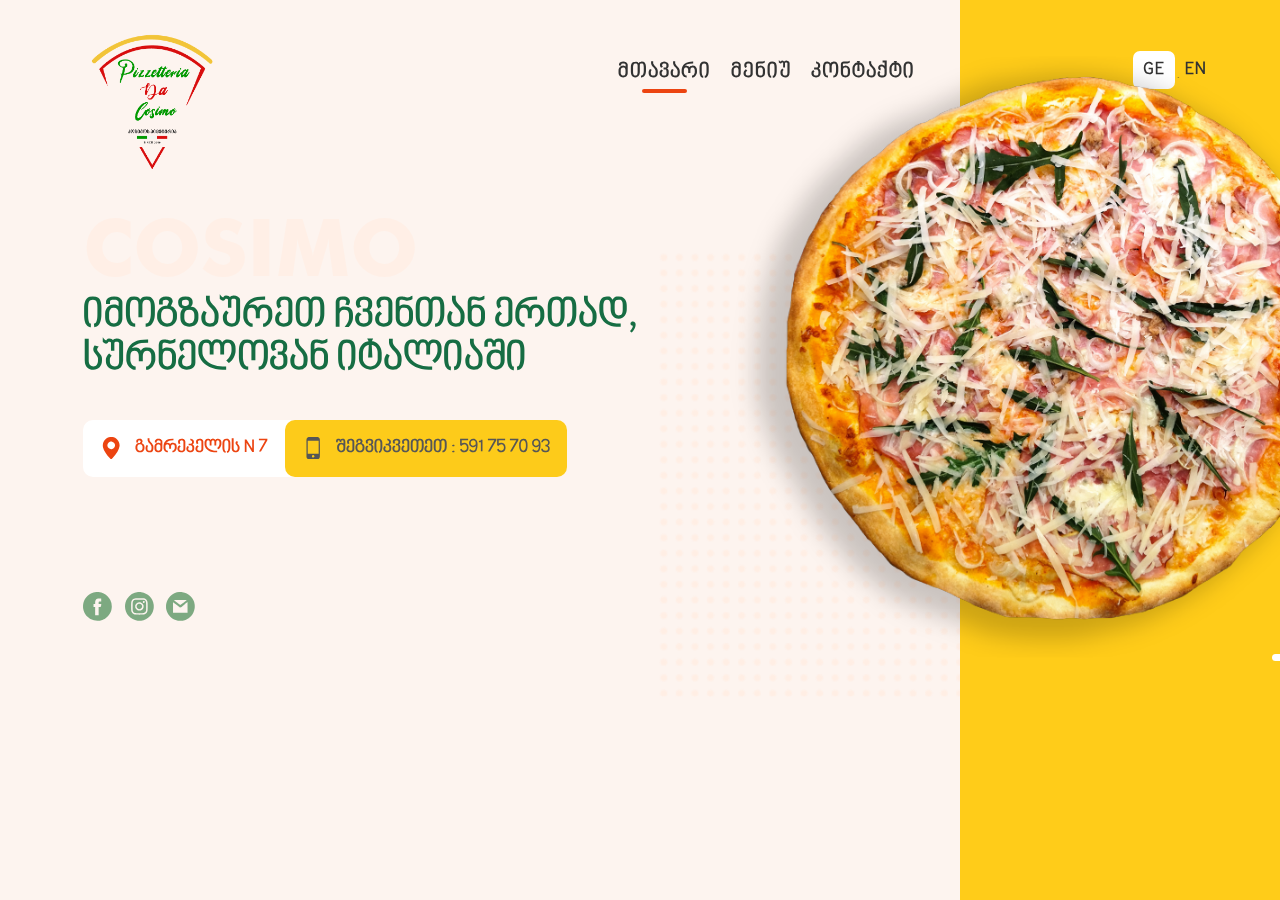
<file: index.html>
<!DOCTYPE html>
<html lang="en">
<head>
  <meta charset="UTF-8">
  <meta http-equiv="X-UA-Compatible" content="IE=edge">
  <meta name="viewport" content="width=device-width, initial-scale=1.0">
  <title>cosimo's pizza</title>
  <link rel="icon" href="favicon.ico" type="image/x-icon">
  <link rel="stylesheet" href="css/swiper-bundle.min.css">
  <link rel="stylesheet" href="css/fonts.css">
  <link rel="stylesheet" href="css/style.css">
  <link rel="stylesheet" href="css/responsive.css">
</head>
<body>
    <!-- DECORATIONS (YELLOW RECTANGLE AND PATTERN RECTANGLE) -->
  <div class="pattern-decor">
    <img src="images/pattern-recangle.png" alt="pattern">
  </div>
  <div class="right-decoration-div"></div>
  <div class="main-container">
    <div class="container-center">
      <!-- HEADER -->
      <header class="flex-justify">
        <!-- logo -->
          <h1><a href="index.html"><img src="images/logo.png" alt="logo_Pizzeteria_Da_Cosimo"></a></h1>
          <nav class="flex-justify">
            <!-- responsive ul starts here-->
            <div class="buttons">
              <!-- menu icon -->
              <svg class="menu_buttons" version="1.1" id="open_menu" xmlns="http://www.w3.org/2000/svg" xmlns:xlink="http://www.w3.org/1999/xlink" x="0px" y="0px" viewBox="0 0 150 150" style="enable-background:new 0 0 150 150;" xml:space="preserve">
                <g id="XMLID_240_">
                  <path class="path-hover1" id="XMLID_241_"  d="M15,30h120c8.284,0,15-6.716,15-15s-6.716-15-15-15H15C6.716,0,0,6.716,0,15S6.716,30,15,30z"/>
                  <path class="path-hover2" id="XMLID_242_" d="M135,60H15C6.716,60,0,66.716,0,75s6.716,15,15,15h120c8.284,0,15-6.716,15-15S143.284,60,135,60z"/>
                  <path class="path-hover3" id="XMLID_243_"  d="M135,120H15c-8.284,0-15,6.716-15,15s6.716,15,15,15h120c8.284,0,15-6.716,15-15S143.284,120,135,120z"/>
                </g>
              </svg>
            </div>
            <!-- responsive ul ends here-->
            <!-- MENU BAR -->
            <ul class="main-ul flex-justify">
              <li class="active"><a href="index.html">მთავარი</a></li>
              <li><a href="menu.html">მენიუ</a></li>
              <li><a href="contact.html">კონტაქტი</a></li>
            </ul>
            <!-- LANGUAGE BAR -->
            <ul class="language-ul flex-justify ">
              <li><a href="#" class="language-links actv">ge</a></li>
              <li><a href="#" class="language-links">en</a></li>
            </ul>
          </nav>
      </header>
      <!-- MAIN SECTION -->
      <main class="flex-justify">
          <div class="texts">
            <p class="cosimo">cosimo</p>
            <h2 class="slogan">იმოგზაურეთ ჩვენთან ერთად, სურნელოვან იტალიაში</h2>
            <div class="contact-div">
              <div class="location order-and-location">
                <a href="contact.html" class="location-link"></a>
                <svg xmlns="http://www.w3.org/2000/svg" version="1.0" viewBox="0 0 512.000000 512.000000" preserveAspectRatio="xMidYMid meet">
                  <g transform="translate(0.000000,512.000000) scale(0.100000,-0.100000)" stroke="none">
                  <path d="M2325 5105 c-425 -55 -817 -247 -1121 -549 -307 -306 -497 -700 -549 -1136 -27 -229 -14 -433 44 -675 171 -708 728 -1588 1573 -2485 218 -231 250 -260 289 -260 38 0 97 55 329 305 931 1004 1479 1936 1575 2678 73 565 -134 1156 -550 1573 -286 286 -637 467 -1050 539 -127 23 -404 28 -540 10z m450 -1053 c325 -89 554 -320 641 -648 27 -103 26 -312 -3 -419 -59 -217 -191 -403 -369 -518 -570 -369 -1317 6 -1361 682 -16 248 77 490 257 671 132 131 282 211 465 246 94 18 278 11 370 -14z"/>
                  </g>
                </svg>
                <span>გამრეკელის N 7</span>
              </div>
              <div class="order order-and-location">
                <svg xmlns="http://www.w3.org/2000/svg" version="1.0" viewBox="0 0 512.000000 512.000000" preserveAspectRatio="xMidYMid meet">
                  <g transform="translate(0.000000,512.000000) scale(0.100000,-0.100000)" stroke="none">
                  <path d="M1521 5105 c-178 -39 -349 -172 -428 -335 -79 -160 -74 -2 -71 -2245 l3 -2000 27 -81 c67 -195 217 -345 412 -412 l81 -27 987 -3 c1108 -3 1065 -5 1217 70 120 59 220 160 278 278 78 159 73 5 73 2210 0 2205 5 2051 -73 2210 -80 165 -250 296 -433 335 -100 21 -1975 21 -2073 0z m2289 -2325 l0 -1480 -1250 0 -1250 0 0 1480 0 1480 1250 0 1250 0 0 -1480z m-1130 -1811 c103 -46 161 -133 168 -250 4 -66 1 -84 -20 -130 -98 -214 -396 -234 -513 -35 -92 158 -19 363 150 424 52 18 165 14 215 -9z"/>
                  </g>
                </svg>
                <span>შეგვიკვეთეთ : 591 75 70 93</span>
              </div>
            </div>
            <!-- social network icons -->
            <ul class="social-icons flex-justify">
              <li><a href="#fb"><svg xmlns="http://www.w3.org/2000/svg" version="1.0"viewBox="0 0 512.000000 512.000000" preserveAspectRatio="xMidYMid meet">
                <g transform="translate(0.000000,512.000000) scale(0.100000,-0.100000)" stroke="none">
                <path d="M2370 5113 c-371 -35 -653 -114 -961 -269 -406 -203 -782 -548 -1029 -944 -179 -286 -309 -655 -362 -1025 -17 -118 -17 -512 0 -630 42 -295 120 -553 242 -800 137 -280 272 -468 494 -691 221 -220 412 -357 681 -489 188 -92 309 -137 500 -185 500 -126 1002 -102 1490 71 149 53 407 182 540 271 365 243 667 578 866 963 181 348 271 694 286 1090 15 426 -73 832 -263 1214 -124 250 -263 447 -458 648 -216 224 -428 378 -711 518 -296 146 -572 225 -900 255 -102 9 -333 11 -415 3z m868 -1410 l2 -251 -182 -4 c-277 -5 -278 -6 -278 -283 l0 -175 235 0 c129 0 235 -1 235 -3 0 -2 -11 -110 -25 -241 -14 -131 -25 -247 -25 -257 0 -18 -10 -19 -210 -19 l-210 0 0 -740 0 -740 -310 0 -310 0 0 740 0 740 -145 0 -145 0 0 260 0 260 144 0 144 0 5 233 c5 263 15 319 82 445 82 157 233 256 427 281 34 5 176 8 313 7 l250 -1 3 -252z"/>
                </g>
              </svg></a></li>
              <li><a href="#insta"><svg xmlns="http://www.w3.org/2000/svg" version="1.0"viewBox="0 0 512.000000 512.000000" preserveAspectRatio="xMidYMid meet">
                <g transform="translate(0.000000,512.000000) scale(0.100000,-0.100000)" stroke="none">
                <path d="M2315 5109 c-800 -83 -1501 -518 -1927 -1196 -604 -960 -491 -2229 272 -3065 423 -463 951 -740 1585 -830 118 -17 511 -16 635 0 579 80 1097 337 1491 739 130 132 157 163 243 277 256 341 423 757 488 1211 17 118 17 512 0 630 -43 303 -122 561 -247 814 -134 268 -270 459 -483 674 -395 400 -889 649 -1457 733 -123 18 -478 26 -600 13z m848 -1089 c288 -19 456 -82 610 -228 156 -149 228 -332 247 -629 13 -195 13 -1006 0 -1204 -19 -300 -93 -485 -253 -636 -149 -141 -321 -205 -604 -223 -192 -12 -1014 -12 -1206 0 -288 19 -456 82 -610 228 -156 149 -228 332 -247 629 -13 194 -12 1028 0 1212 20 293 92 475 247 623 148 140 325 210 582 227 169 12 1061 12 1234 1z"/>
                <path d="M2195 3759 c-300 -6 -349 -9 -416 -27 -213 -58 -334 -178 -391 -391 -18 -67 -21 -117 -27 -429 -3 -193 -3 -511 0 -705 6 -311 9 -361 27 -428 57 -213 178 -334 391 -391 67 -18 117 -21 429 -27 193 -3 511 -3 705 0 313 6 361 9 430 28 207 55 333 180 389 388 18 70 21 116 27 431 3 193 3 511 0 705 -6 312 -9 361 -27 428 -57 213 -179 335 -391 391 -78 20 -98 21 -661 31 -80 1 -298 -1 -485 -4z m1212 -250 c38 -14 83 -57 99 -96 49 -113 -38 -243 -161 -243 -94 0 -175 80 -175 174 0 121 124 208 237 165z m-604 -236 c121 -42 188 -85 283 -178 92 -91 149 -181 191 -300 26 -74 28 -91 28 -235 0 -144 -2 -161 -28 -235 -40 -115 -100 -209 -186 -296 -87 -86 -181 -146 -296 -186 -74 -26 -91 -28 -235 -28 -144 0 -161 2 -235 28 -119 42 -209 99 -300 191 -93 95 -135 162 -179 283 -30 85 -31 94 -31 243 1 141 3 162 28 235 52 155 163 301 297 390 146 97 251 126 440 122 120 -3 144 -7 223 -34z"/>
                <path d="M2442 3034 c-263 -70 -423 -334 -357 -588 48 -183 178 -313 362 -361 344 -90 678 244 588 588 -70 267 -337 430 -593 361z"/>
                </g>
              </svg></a></li>
              <li><a href="#mail"><svg xmlns="http://www.w3.org/2000/svg" version="1.0" viewBox="0 0 512.000000 512.000000" preserveAspectRatio="xMidYMid meet">
                <g transform="translate(0.000000,512.000000) scale(0.100000,-0.100000)" stroke="none">
                <path d="M2321 5110 c-497 -48 -990 -251 -1376 -565 -114 -92 -294 -274 -384 -387 -229 -287 -417 -675 -495 -1023 -49 -218 -60 -325 -60 -575 0 -250 11 -357 60 -575 79 -355 272 -749 509 -1040 92 -114 274 -294 387 -384 287 -229 675 -417 1023 -495 218 -49 325 -60 575 -60 250 0 357 11 575 60 261 58 603 204 828 353 389 259 688 599 893 1016 125 255 196 484 241 775 24 161 24 539 0 700 -45 291 -116 520 -241 775 -134 272 -283 480 -498 692 -211 209 -404 346 -673 478 -252 124 -486 197 -765 240 -126 19 -468 27 -599 15z m1387 -1415 c-46 -46 -1146 -904 -1155 -900 -10 3 -1149 871 -1177 896 -6 5 514 9 1164 9 645 0 1171 -2 1168 -5z m122 -1315 l0 -960 -1290 0 -1290 0 0 945 0 946 298 -226 c963 -730 913 -694 974 -706 51 -10 60 -9 100 11 23 12 304 230 623 485 319 255 581 464 583 464 1 1 2 -431 2 -959z"/>
                </g>
              </svg></a></li>
            </ul>
          </div>
          <div class="slider">
              <!-- Swiper -->
              <div class="swiper mySwiper">
                <div class="swiper-wrapper">
                  <div class="swiper-slide"><img src="images/slider1.png" alt=""></div>
                  <div class="swiper-slide"><img src="images/slider2.png" alt=""></div>
                  <div class="swiper-slide"><img src="images/slider3.png" alt=""></div>
                </div>
                <div class="swiper-pagination"></div>
              </div>
          </div>
      </main>
    </div>
  </div>
  <!-- mobile navigation starts here -->
  <div class="mobile-navigation" id="mobile-navigation">
    <div id="scroll-decoration" class="right-decoration-div scroll-decoration"></div>

    <!-- close icon -->
      <svg class="menu_buttons" id="close_menu" xmlns="http://www.w3.org/2000/svg" version="1.0"  viewBox="0 0 512.000000 512.000000" preserveAspectRatio="xMidYMid meet">

      <g transform="translate(0.000000,512.000000) scale(0.100000,-0.100000)" stroke="none">
      <path d="M2325 5109 c-1079 -100 -1982 -871 -2244 -1916 -347 -1379 478 -2768 1849 -3113 1054 -265 2155 156 2757 1055 576 860 576 1989 0 2850 -180 269 -433 522 -702 702 -483 324 -1081 476 -1660 422z m-573 -1455 c18 -9 207 -190 421 -402 l387 -386 388 386 c213 212 403 394 422 404 22 11 57 18 95 19 121 0 210 -89 210 -210 -1 -38 -8 -73 -19 -95 -10 -19 -192 -209 -404 -422 l-386 -388 386 -387 c212 -214 394 -404 404 -423 11 -22 18 -57 19 -95 0 -121 -89 -210 -210 -210 -38 1 -73 8 -95 19 -19 10 -209 192 -422 404 l-388 387 -387 -387 c-214 -212 -404 -394 -423 -404 -22 -11 -57 -18 -95 -19 -121 0 -210 89 -210 210 1 38 8 73 19 95 10 19 192 209 404 423 l386 387 -386 388 c-212 213 -394 403 -404 422 -11 22 -18 57 -19 95 0 97 58 175 153 206 37 12 114 4 154 -17z"/>
      </g>
      </svg>
      <nav id="nav_mobile" class="nav_mobile">
        <ul id="main-ul-mobile" class="main-ul-mobile flex-justify">
          <li class="mobile-active"><a href="index.html">მთავარი</a></li>
          <li><a href="menu.html">მენიუ</a></li>
          <li><a href="contact.html">კონტაქტი</a></li>
        </ul>
        <ul id="mobile-icon" class="social-icons mobile-icons margin flex-justify">
          <li><a href="#fb"><svg xmlns="http://www.w3.org/2000/svg" version="1.0"viewBox="0 0 512.000000 512.000000" preserveAspectRatio="xMidYMid meet">
            <g transform="translate(0.000000,512.000000) scale(0.100000,-0.100000)" stroke="none">
            <path d="M2370 5113 c-371 -35 -653 -114 -961 -269 -406 -203 -782 -548 -1029 -944 -179 -286 -309 -655 -362 -1025 -17 -118 -17 -512 0 -630 42 -295 120 -553 242 -800 137 -280 272 -468 494 -691 221 -220 412 -357 681 -489 188 -92 309 -137 500 -185 500 -126 1002 -102 1490 71 149 53 407 182 540 271 365 243 667 578 866 963 181 348 271 694 286 1090 15 426 -73 832 -263 1214 -124 250 -263 447 -458 648 -216 224 -428 378 -711 518 -296 146 -572 225 -900 255 -102 9 -333 11 -415 3z m868 -1410 l2 -251 -182 -4 c-277 -5 -278 -6 -278 -283 l0 -175 235 0 c129 0 235 -1 235 -3 0 -2 -11 -110 -25 -241 -14 -131 -25 -247 -25 -257 0 -18 -10 -19 -210 -19 l-210 0 0 -740 0 -740 -310 0 -310 0 0 740 0 740 -145 0 -145 0 0 260 0 260 144 0 144 0 5 233 c5 263 15 319 82 445 82 157 233 256 427 281 34 5 176 8 313 7 l250 -1 3 -252z"/>
            </g>
          </svg></a></li>
          <li><a href="#insta"><svg xmlns="http://www.w3.org/2000/svg" version="1.0"viewBox="0 0 512.000000 512.000000" preserveAspectRatio="xMidYMid meet">
            <g transform="translate(0.000000,512.000000) scale(0.100000,-0.100000)" stroke="none">
            <path d="M2315 5109 c-800 -83 -1501 -518 -1927 -1196 -604 -960 -491 -2229 272 -3065 423 -463 951 -740 1585 -830 118 -17 511 -16 635 0 579 80 1097 337 1491 739 130 132 157 163 243 277 256 341 423 757 488 1211 17 118 17 512 0 630 -43 303 -122 561 -247 814 -134 268 -270 459 -483 674 -395 400 -889 649 -1457 733 -123 18 -478 26 -600 13z m848 -1089 c288 -19 456 -82 610 -228 156 -149 228 -332 247 -629 13 -195 13 -1006 0 -1204 -19 -300 -93 -485 -253 -636 -149 -141 -321 -205 -604 -223 -192 -12 -1014 -12 -1206 0 -288 19 -456 82 -610 228 -156 149 -228 332 -247 629 -13 194 -12 1028 0 1212 20 293 92 475 247 623 148 140 325 210 582 227 169 12 1061 12 1234 1z"/>
            <path d="M2195 3759 c-300 -6 -349 -9 -416 -27 -213 -58 -334 -178 -391 -391 -18 -67 -21 -117 -27 -429 -3 -193 -3 -511 0 -705 6 -311 9 -361 27 -428 57 -213 178 -334 391 -391 67 -18 117 -21 429 -27 193 -3 511 -3 705 0 313 6 361 9 430 28 207 55 333 180 389 388 18 70 21 116 27 431 3 193 3 511 0 705 -6 312 -9 361 -27 428 -57 213 -179 335 -391 391 -78 20 -98 21 -661 31 -80 1 -298 -1 -485 -4z m1212 -250 c38 -14 83 -57 99 -96 49 -113 -38 -243 -161 -243 -94 0 -175 80 -175 174 0 121 124 208 237 165z m-604 -236 c121 -42 188 -85 283 -178 92 -91 149 -181 191 -300 26 -74 28 -91 28 -235 0 -144 -2 -161 -28 -235 -40 -115 -100 -209 -186 -296 -87 -86 -181 -146 -296 -186 -74 -26 -91 -28 -235 -28 -144 0 -161 2 -235 28 -119 42 -209 99 -300 191 -93 95 -135 162 -179 283 -30 85 -31 94 -31 243 1 141 3 162 28 235 52 155 163 301 297 390 146 97 251 126 440 122 120 -3 144 -7 223 -34z"/>
            <path d="M2442 3034 c-263 -70 -423 -334 -357 -588 48 -183 178 -313 362 -361 344 -90 678 244 588 588 -70 267 -337 430 -593 361z"/>
            </g>
          </svg></a></li>
          <li><a href="#mail"><svg xmlns="http://www.w3.org/2000/svg" version="1.0" viewBox="0 0 512.000000 512.000000" preserveAspectRatio="xMidYMid meet">
            <g transform="translate(0.000000,512.000000) scale(0.100000,-0.100000)" stroke="none">
            <path d="M2321 5110 c-497 -48 -990 -251 -1376 -565 -114 -92 -294 -274 -384 -387 -229 -287 -417 -675 -495 -1023 -49 -218 -60 -325 -60 -575 0 -250 11 -357 60 -575 79 -355 272 -749 509 -1040 92 -114 274 -294 387 -384 287 -229 675 -417 1023 -495 218 -49 325 -60 575 -60 250 0 357 11 575 60 261 58 603 204 828 353 389 259 688 599 893 1016 125 255 196 484 241 775 24 161 24 539 0 700 -45 291 -116 520 -241 775 -134 272 -283 480 -498 692 -211 209 -404 346 -673 478 -252 124 -486 197 -765 240 -126 19 -468 27 -599 15z m1387 -1415 c-46 -46 -1146 -904 -1155 -900 -10 3 -1149 871 -1177 896 -6 5 514 9 1164 9 645 0 1171 -2 1168 -5z m122 -1315 l0 -960 -1290 0 -1290 0 0 945 0 946 298 -226 c963 -730 913 -694 974 -706 51 -10 60 -9 100 11 23 12 304 230 623 485 319 255 581 464 583 464 1 1 2 -431 2 -959z"/>
            </g>
          </svg></a></li>
        </ul>
      </nav>
  </div>
  <!-- mobile navigation ends here -->


  <script src="js/swiper-bundle.min.js"></script>
  <script src="js/script.js"></script>
</body>
</html>
</file>
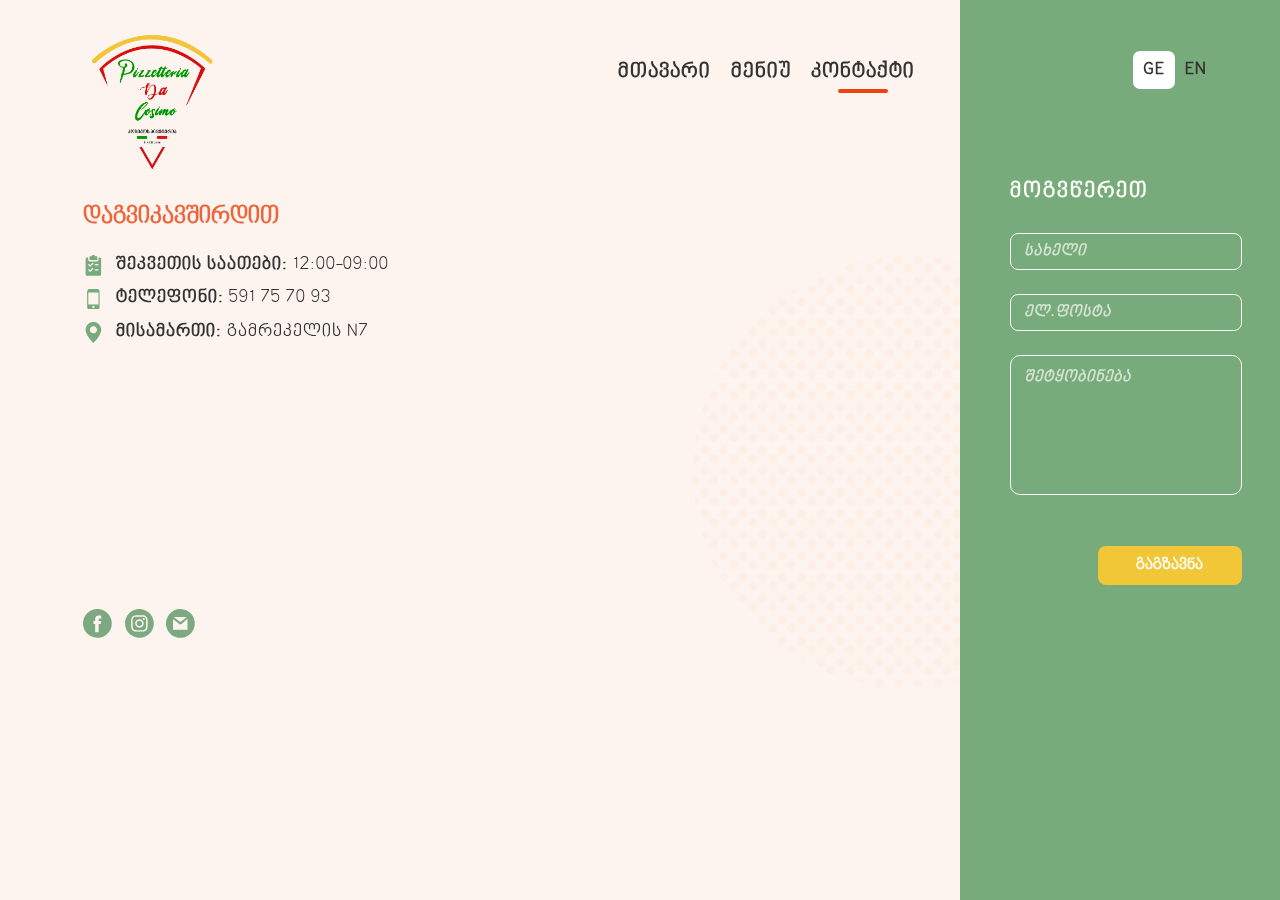
<file: contact.html>
<!DOCTYPE html>
<html lang="en">
<head>
  <meta charset="UTF-8">
  <meta http-equiv="X-UA-Compatible" content="IE=edge">
  <meta name="viewport" content="width=device-width, initial-scale=1.0">
  <title>cosimo's pizza</title>
  <link rel="icon" href="favicon.ico" type="image/x-icon">
  <link rel="stylesheet" href="css/fonts.css">
  <link rel="stylesheet" href="css/contact.css">
  <link rel="stylesheet" href="css/responsive.css">
</head>
<body>
  <!-- DECORATIONS (YELLOW RECTANGLE AND PATTERN RECTANGLE) -->
  <div class="pattern-decor">
    <img src="images/pattern-circle.png" alt="pattern">
  </div>
  <div class="right-decoration-div"></div>
  <div class="main-container">
    <!-- HEADER -->
    <div class="header-container">
      <header class="flex-justify">
        <!-- logo -->
          <h1><a href="index.html"><img src="images/logo.png" alt="logo_Pizzeteria_Da_Cosimo"></a></h1>
          <nav class="flex-justify">
            <!-- responsive ul starts here-->
            <div class="buttons">
              <!-- menu icon -->
              <svg class="menu_buttons" version="1.1" id="open_menu" xmlns="http://www.w3.org/2000/svg" xmlns:xlink="http://www.w3.org/1999/xlink" x="0px" y="0px" viewBox="0 0 150 150" style="enable-background:new 0 0 150 150;" xml:space="preserve">
                <g id="XMLID_240_">
                  <path class="path-hover1" id="XMLID_241_"  d="M15,30h120c8.284,0,15-6.716,15-15s-6.716-15-15-15H15C6.716,0,0,6.716,0,15S6.716,30,15,30z"/>
                  <path class="path-hover2" id="XMLID_242_" d="M135,60H15C6.716,60,0,66.716,0,75s6.716,15,15,15h120c8.284,0,15-6.716,15-15S143.284,60,135,60z"/>
                  <path class="path-hover3" id="XMLID_243_"  d="M135,120H15c-8.284,0-15,6.716-15,15s6.716,15,15,15h120c8.284,0,15-6.716,15-15S143.284,120,135,120z"/>
                </g>
              </svg>
            </div>
            <!-- responsive ul ends here-->
          <!-- MENU BAR -->
          <ul class="main-ul flex-justify">
            <li><a href="index.html">მთავარი</a></li>
            <li><a href="menu.html">მენიუ</a></li>
            <li  class="active"><a href="contact.html">კონტაქტი</a></li>
          </ul>
          <!-- LANGUAGE BAR -->
          <ul class="language-ul flex-justify ">
            <li><a href="#" class="language-links actv">ge</a></li>
            <li><a href="#" class="language-links">en</a></li>
          </ul>
          </nav>
      </header>
    </div>
    <!-- MAIN SECTION -->
    <main>
      <div class="flex-justify contact-map-form">
        <div class="contact-and-map">
          <!-- contact information -->
          <div class="innercont">
            <h3 class="title">დაგვიკავშირდით</h3>
            <div class="contact-info">
              <svg xmlns="http://www.w3.org/2000/svg" version="1.0" viewBox="0 0 512.000000 512.000000" preserveAspectRatio="xMidYMid meet">
                <g transform="translate(0.000000,512.000000) scale(0.100000,-0.100000)" stroke="none">
                <path d="M2446 5104 c-127 -31 -250 -128 -311 -246 l-30 -57 -202 -3 c-221 -3 -227 -5 -277 -72 -20 -27 -21 -39 -21 -406 0 -367 1 -379 21 -406 11 -15 33 -37 48 -48 27 -21 34 -21 886 -21 852 0 859 0 886 21 15 11 37 33 48 48 20 27 21 39 21 406 0 367 -1 379 -21 406 -50 67 -56 69 -277 72 l-202 3 -30 57 c-101 196 -325 298 -539 246z"/>
                <path d="M863 4461 c-72 -24 -127 -65 -163 -119 -64 -97 -60 45 -60 -2099 0 -1448 3 -1966 12 -2001 27 -110 120 -203 230 -230 67 -17 3289 -17 3356 0 110 27 203 120 230 230 17 67 17 3929 0 3996 -27 110 -120 203 -230 230 -27 7 -123 12 -222 12 l-176 0 0 -257 c0 -362 -19 -432 -145 -558 -72 -72 -141 -111 -232 -130 -101 -22 -1705 -22 -1806 0 -91 19 -160 58 -232 130 -126 126 -145 196 -145 558 l0 257 -182 0 c-150 -1 -193 -4 -235 -19z m1604 -1277 c71 -34 109 -122 84 -196 -8 -24 -113 -135 -364 -385 -381 -380 -374 -375 -465 -358 -31 5 -67 36 -234 203 -212 212 -219 224 -203 309 9 49 69 109 118 118 78 15 101 2 234 -128 l124 -121 277 277 c152 152 288 281 302 286 38 15 88 13 127 -5z m1299 -330 c53 -39 69 -71 69 -134 0 -63 -16 -95 -69 -134 -26 -20 -42 -21 -384 -24 -234 -2 -370 1 -394 8 -101 29 -140 168 -71 251 50 58 53 59 455 56 353 -2 368 -3 394 -23z m-1299 -950 c71 -34 109 -122 84 -196 -8 -24 -113 -135 -364 -385 -381 -380 -374 -375 -465 -358 -31 5 -67 36 -234 203 -212 212 -219 224 -203 309 9 49 69 109 118 118 78 15 101 2 234 -128 l124 -121 277 277 c152 152 288 281 302 286 38 15 88 13 127 -5z m1299 -330 c53 -39 69 -71 69 -134 0 -63 -16 -95 -69 -134 -26 -20 -42 -21 -384 -24 -234 -2 -370 1 -394 8 -101 29 -140 168 -71 251 50 58 53 59 455 56 353 -2 368 -3 394 -23z"/>
                </g>
              </svg>
              <span><span class="bold-text">შეკვეთის საათები: </span>12:00-09:00</span>
            </div>
            <div>
              <svg xmlns="http://www.w3.org/2000/svg" version="1.0" viewBox="0 0 512.000000 512.000000" preserveAspectRatio="xMidYMid meet">
                <g transform="translate(0.000000,512.000000) scale(0.100000,-0.100000)" stroke="none">
                <path d="M1521 5105 c-178 -39 -349 -172 -428 -335 -79 -160 -74 -2 -71 -2245 l3 -2000 27 -81 c67 -195 217 -345 412 -412 l81 -27 987 -3 c1108 -3 1065 -5 1217 70 120 59 220 160 278 278 78 159 73 5 73 2210 0 2205 5 2051 -73 2210 -80 165 -250 296 -433 335 -100 21 -1975 21 -2073 0z m2289 -2325 l0 -1480 -1250 0 -1250 0 0 1480 0 1480 1250 0 1250 0 0 -1480z m-1130 -1811 c103 -46 161 -133 168 -250 4 -66 1 -84 -20 -130 -98 -214 -396 -234 -513 -35 -92 158 -19 363 150 424 52 18 165 14 215 -9z"/>
                </g>
              </svg>
              <span><span class="bold-text">ტელეფონი: </span>591 75 70 93</span>
            </div>
            <div>
              <svg xmlns="http://www.w3.org/2000/svg" version="1.0" viewBox="0 0 512.000000 512.000000" preserveAspectRatio="xMidYMid meet">
                <g transform="translate(0.000000,512.000000) scale(0.100000,-0.100000)" stroke="none">
                <path d="M2325 5105 c-425 -55 -817 -247 -1121 -549 -307 -306 -497 -700 -549 -1136 -27 -229 -14 -433 44 -675 171 -708 728 -1588 1573 -2485 218 -231 250 -260 289 -260 38 0 97 55 329 305 931 1004 1479 1936 1575 2678 73 565 -134 1156 -550 1573 -286 286 -637 467 -1050 539 -127 23 -404 28 -540 10z m450 -1053 c325 -89 554 -320 641 -648 27 -103 26 -312 -3 -419 -59 -217 -191 -403 -369 -518 -570 -369 -1317 6 -1361 682 -16 248 77 490 257 671 132 131 282 211 465 246 94 18 278 11 370 -14z"/>
                </g>
              </svg>
              <span><span class="bold-text">მისამართი: </span>გამრეკელის N7</span>
            </div>
          </div>
          <!-- map container -->
          <div class="gmap_canvas">
            <iframe id="gmap_canvas" src="https://maps.google.com/maps?q=%E1%83%93%E1%83%90%E1%83%95%E1%83%98%E1%83%97%20%E1%83%92%E1%83%90%E1%83%9B%E1%83%A0%E1%83%94%E1%83%99%E1%83%94%E1%83%9A%E1%83%98%E1%83%A1%20%E1%83%A5%E1%83%A3%E1%83%A9%E1%83%90%207&t=&z=13&ie=UTF8&iwloc=&output=embed" frameborder="0" scrolling="no" marginheight="0" marginwidth="0"></iframe><a href="https://www.embedgooglemap.net">embedgooglemap.net</a>
          </div>
        </div>
        <!-- form -->
        <div class="form_container">
          <h3 class="text_us">მოგვწერეთ</h3>
          <form class="form" action="contact.php" method="get">
            <input type="text" name="name" placeholder="სახელი" required oninvalid="this.setCustomValidity('გთხოვთ შეიყვანოთ სახელი')" onchange="try{setCustomValidity('')}catch(e){};" x-moz-errormessage="გთხოვთ შეიყვანოთ სახელი">
            <input type="email" name="email" placeholder="ელ.ფოსტა">
            <textarea required oninvalid="this.setCustomValidity('გთხოვთ დაგვიწეროთ შეტყობინება')" onchange="try{setCustomValidity('')}catch(e){};" x-moz-errormessage="გთხოვთ დაგვიწეროთ შეტყობინება" name="text"cols="30" rows="8" placeholder="შეტყობინება"></textarea>
            <input class="submit" type="submit" name="submit" value="გაგზავნა">
          </form>
        </div>
      </div>
      <!-- social network icons -->
      <ul class="social-icons flex-justify">
        <li>
          <a href="#fb" target="_blank"><svg xmlns="http://www.w3.org/2000/svg" version="1.0"viewBox="0 0 512.000000 512.000000" preserveAspectRatio="xMidYMid meet">
          <g transform="translate(0.000000,512.000000) scale(0.100000,-0.100000)" stroke="none">
          <path d="M2370 5113 c-371 -35 -653 -114 -961 -269 -406 -203 -782 -548 -1029 -944 -179 -286 -309 -655 -362 -1025 -17 -118 -17 -512 0 -630 42 -295 120 -553 242 -800 137 -280 272 -468 494 -691 221 -220 412 -357 681 -489 188 -92 309 -137 500 -185 500 -126 1002 -102 1490 71 149 53 407 182 540 271 365 243 667 578 866 963 181 348 271 694 286 1090 15 426 -73 832 -263 1214 -124 250 -263 447 -458 648 -216 224 -428 378 -711 518 -296 146 -572 225 -900 255 -102 9 -333 11 -415 3z m868 -1410 l2 -251 -182 -4 c-277 -5 -278 -6 -278 -283 l0 -175 235 0 c129 0 235 -1 235 -3 0 -2 -11 -110 -25 -241 -14 -131 -25 -247 -25 -257 0 -18 -10 -19 -210 -19 l-210 0 0 -740 0 -740 -310 0 -310 0 0 740 0 740 -145 0 -145 0 0 260 0 260 144 0 144 0 5 233 c5 263 15 319 82 445 82 157 233 256 427 281 34 5 176 8 313 7 l250 -1 3 -252z"/>
          </g>
          </svg></a>
        </li>
        <li>
          <a href="#insta" target="_blank"><svg xmlns="http://www.w3.org/2000/svg" version="1.0"viewBox="0 0 512.000000 512.000000" preserveAspectRatio="xMidYMid meet">
          <g transform="translate(0.000000,512.000000) scale(0.100000,-0.100000)" stroke="none">
          <path d="M2315 5109 c-800 -83 -1501 -518 -1927 -1196 -604 -960 -491 -2229 272 -3065 423 -463 951 -740 1585 -830 118 -17 511 -16 635 0 579 80 1097 337 1491 739 130 132 157 163 243 277 256 341 423 757 488 1211 17 118 17 512 0 630 -43 303 -122 561 -247 814 -134 268 -270 459 -483 674 -395 400 -889 649 -1457 733 -123 18 -478 26 -600 13z m848 -1089 c288 -19 456 -82 610 -228 156 -149 228 -332 247 -629 13 -195 13 -1006 0 -1204 -19 -300 -93 -485 -253 -636 -149 -141 -321 -205 -604 -223 -192 -12 -1014 -12 -1206 0 -288 19 -456 82 -610 228 -156 149 -228 332 -247 629 -13 194 -12 1028 0 1212 20 293 92 475 247 623 148 140 325 210 582 227 169 12 1061 12 1234 1z"/>
          <path d="M2195 3759 c-300 -6 -349 -9 -416 -27 -213 -58 -334 -178 -391 -391 -18 -67 -21 -117 -27 -429 -3 -193 -3 -511 0 -705 6 -311 9 -361 27 -428 57 -213 178 -334 391 -391 67 -18 117 -21 429 -27 193 -3 511 -3 705 0 313 6 361 9 430 28 207 55 333 180 389 388 18 70 21 116 27 431 3 193 3 511 0 705 -6 312 -9 361 -27 428 -57 213 -179 335 -391 391 -78 20 -98 21 -661 31 -80 1 -298 -1 -485 -4z m1212 -250 c38 -14 83 -57 99 -96 49 -113 -38 -243 -161 -243 -94 0 -175 80 -175 174 0 121 124 208 237 165z m-604 -236 c121 -42 188 -85 283 -178 92 -91 149 -181 191 -300 26 -74 28 -91 28 -235 0 -144 -2 -161 -28 -235 -40 -115 -100 -209 -186 -296 -87 -86 -181 -146 -296 -186 -74 -26 -91 -28 -235 -28 -144 0 -161 2 -235 28 -119 42 -209 99 -300 191 -93 95 -135 162 -179 283 -30 85 -31 94 -31 243 1 141 3 162 28 235 52 155 163 301 297 390 146 97 251 126 440 122 120 -3 144 -7 223 -34z"/>
          <path d="M2442 3034 c-263 -70 -423 -334 -357 -588 48 -183 178 -313 362 -361 344 -90 678 244 588 588 -70 267 -337 430 -593 361z"/>
          </g>
          </svg></a>
        </li>
        <li>
          <a href="#mail" target="_blank"><svg xmlns="http://www.w3.org/2000/svg" version="1.0" viewBox="0 0 512.000000 512.000000" preserveAspectRatio="xMidYMid meet">
          <g transform="translate(0.000000,512.000000) scale(0.100000,-0.100000)" stroke="none">
          <path d="M2321 5110 c-497 -48 -990 -251 -1376 -565 -114 -92 -294 -274 -384 -387 -229 -287 -417 -675 -495 -1023 -49 -218 -60 -325 -60 -575 0 -250 11 -357 60 -575 79 -355 272 -749 509 -1040 92 -114 274 -294 387 -384 287 -229 675 -417 1023 -495 218 -49 325 -60 575 -60 250 0 357 11 575 60 261 58 603 204 828 353 389 259 688 599 893 1016 125 255 196 484 241 775 24 161 24 539 0 700 -45 291 -116 520 -241 775 -134 272 -283 480 -498 692 -211 209 -404 346 -673 478 -252 124 -486 197 -765 240 -126 19 -468 27 -599 15z m1387 -1415 c-46 -46 -1146 -904 -1155 -900 -10 3 -1149 871 -1177 896 -6 5 514 9 1164 9 645 0 1171 -2 1168 -5z m122 -1315 l0 -960 -1290 0 -1290 0 0 945 0 946 298 -226 c963 -730 913 -694 974 -706 51 -10 60 -9 100 11 23 12 304 230 623 485 319 255 581 464 583 464 1 1 2 -431 2 -959z"/>
          </g>
          </svg></a>
        </li>
      </ul>
    </main>
  </div>
  <!-- mobile navigation starts here -->
  <div class="mobile-navigation" id="mobile-navigation">
    <div id="scroll-decoration" class="right-decoration-div scroll-decoration"></div>

    <!-- close icon -->
      <svg class="menu_buttons" id="close_menu" xmlns="http://www.w3.org/2000/svg" version="1.0"  viewBox="0 0 512.000000 512.000000" preserveAspectRatio="xMidYMid meet">

      <g transform="translate(0.000000,512.000000) scale(0.100000,-0.100000)" stroke="none">
      <path d="M2325 5109 c-1079 -100 -1982 -871 -2244 -1916 -347 -1379 478 -2768 1849 -3113 1054 -265 2155 156 2757 1055 576 860 576 1989 0 2850 -180 269 -433 522 -702 702 -483 324 -1081 476 -1660 422z m-573 -1455 c18 -9 207 -190 421 -402 l387 -386 388 386 c213 212 403 394 422 404 22 11 57 18 95 19 121 0 210 -89 210 -210 -1 -38 -8 -73 -19 -95 -10 -19 -192 -209 -404 -422 l-386 -388 386 -387 c212 -214 394 -404 404 -423 11 -22 18 -57 19 -95 0 -121 -89 -210 -210 -210 -38 1 -73 8 -95 19 -19 10 -209 192 -422 404 l-388 387 -387 -387 c-214 -212 -404 -394 -423 -404 -22 -11 -57 -18 -95 -19 -121 0 -210 89 -210 210 1 38 8 73 19 95 10 19 192 209 404 423 l386 387 -386 388 c-212 213 -394 403 -404 422 -11 22 -18 57 -19 95 0 97 58 175 153 206 37 12 114 4 154 -17z"/>
      </g>
      </svg>
      <nav id="nav_mobile" class="nav_mobile">
        <ul id="main-ul-mobile" class="main-ul-mobile flex-justify">
          <li><a href="index.html">მთავარი</a></li>
          <li><a href="menu.html">მენიუ</a></li>
          <li class="mobile-active"><a href="contact.html" >კონტაქტი</a></li>
        </ul>
        <ul id="mobile-icon" class="social-icons mobile-icons margin flex-justify">
          <li><a href="#fb"><svg xmlns="http://www.w3.org/2000/svg" version="1.0"viewBox="0 0 512.000000 512.000000" preserveAspectRatio="xMidYMid meet">
            <g transform="translate(0.000000,512.000000) scale(0.100000,-0.100000)" stroke="none">
            <path d="M2370 5113 c-371 -35 -653 -114 -961 -269 -406 -203 -782 -548 -1029 -944 -179 -286 -309 -655 -362 -1025 -17 -118 -17 -512 0 -630 42 -295 120 -553 242 -800 137 -280 272 -468 494 -691 221 -220 412 -357 681 -489 188 -92 309 -137 500 -185 500 -126 1002 -102 1490 71 149 53 407 182 540 271 365 243 667 578 866 963 181 348 271 694 286 1090 15 426 -73 832 -263 1214 -124 250 -263 447 -458 648 -216 224 -428 378 -711 518 -296 146 -572 225 -900 255 -102 9 -333 11 -415 3z m868 -1410 l2 -251 -182 -4 c-277 -5 -278 -6 -278 -283 l0 -175 235 0 c129 0 235 -1 235 -3 0 -2 -11 -110 -25 -241 -14 -131 -25 -247 -25 -257 0 -18 -10 -19 -210 -19 l-210 0 0 -740 0 -740 -310 0 -310 0 0 740 0 740 -145 0 -145 0 0 260 0 260 144 0 144 0 5 233 c5 263 15 319 82 445 82 157 233 256 427 281 34 5 176 8 313 7 l250 -1 3 -252z"/>
            </g>
          </svg></a></li>
          <li><a href="#insta"><svg xmlns="http://www.w3.org/2000/svg" version="1.0"viewBox="0 0 512.000000 512.000000" preserveAspectRatio="xMidYMid meet">
            <g transform="translate(0.000000,512.000000) scale(0.100000,-0.100000)" stroke="none">
            <path d="M2315 5109 c-800 -83 -1501 -518 -1927 -1196 -604 -960 -491 -2229 272 -3065 423 -463 951 -740 1585 -830 118 -17 511 -16 635 0 579 80 1097 337 1491 739 130 132 157 163 243 277 256 341 423 757 488 1211 17 118 17 512 0 630 -43 303 -122 561 -247 814 -134 268 -270 459 -483 674 -395 400 -889 649 -1457 733 -123 18 -478 26 -600 13z m848 -1089 c288 -19 456 -82 610 -228 156 -149 228 -332 247 -629 13 -195 13 -1006 0 -1204 -19 -300 -93 -485 -253 -636 -149 -141 -321 -205 -604 -223 -192 -12 -1014 -12 -1206 0 -288 19 -456 82 -610 228 -156 149 -228 332 -247 629 -13 194 -12 1028 0 1212 20 293 92 475 247 623 148 140 325 210 582 227 169 12 1061 12 1234 1z"/>
            <path d="M2195 3759 c-300 -6 -349 -9 -416 -27 -213 -58 -334 -178 -391 -391 -18 -67 -21 -117 -27 -429 -3 -193 -3 -511 0 -705 6 -311 9 -361 27 -428 57 -213 178 -334 391 -391 67 -18 117 -21 429 -27 193 -3 511 -3 705 0 313 6 361 9 430 28 207 55 333 180 389 388 18 70 21 116 27 431 3 193 3 511 0 705 -6 312 -9 361 -27 428 -57 213 -179 335 -391 391 -78 20 -98 21 -661 31 -80 1 -298 -1 -485 -4z m1212 -250 c38 -14 83 -57 99 -96 49 -113 -38 -243 -161 -243 -94 0 -175 80 -175 174 0 121 124 208 237 165z m-604 -236 c121 -42 188 -85 283 -178 92 -91 149 -181 191 -300 26 -74 28 -91 28 -235 0 -144 -2 -161 -28 -235 -40 -115 -100 -209 -186 -296 -87 -86 -181 -146 -296 -186 -74 -26 -91 -28 -235 -28 -144 0 -161 2 -235 28 -119 42 -209 99 -300 191 -93 95 -135 162 -179 283 -30 85 -31 94 -31 243 1 141 3 162 28 235 52 155 163 301 297 390 146 97 251 126 440 122 120 -3 144 -7 223 -34z"/>
            <path d="M2442 3034 c-263 -70 -423 -334 -357 -588 48 -183 178 -313 362 -361 344 -90 678 244 588 588 -70 267 -337 430 -593 361z"/>
            </g>
          </svg></a></li>
          <li><a href="#mail"><svg xmlns="http://www.w3.org/2000/svg" version="1.0" viewBox="0 0 512.000000 512.000000" preserveAspectRatio="xMidYMid meet">
            <g transform="translate(0.000000,512.000000) scale(0.100000,-0.100000)" stroke="none">
            <path d="M2321 5110 c-497 -48 -990 -251 -1376 -565 -114 -92 -294 -274 -384 -387 -229 -287 -417 -675 -495 -1023 -49 -218 -60 -325 -60 -575 0 -250 11 -357 60 -575 79 -355 272 -749 509 -1040 92 -114 274 -294 387 -384 287 -229 675 -417 1023 -495 218 -49 325 -60 575 -60 250 0 357 11 575 60 261 58 603 204 828 353 389 259 688 599 893 1016 125 255 196 484 241 775 24 161 24 539 0 700 -45 291 -116 520 -241 775 -134 272 -283 480 -498 692 -211 209 -404 346 -673 478 -252 124 -486 197 -765 240 -126 19 -468 27 -599 15z m1387 -1415 c-46 -46 -1146 -904 -1155 -900 -10 3 -1149 871 -1177 896 -6 5 514 9 1164 9 645 0 1171 -2 1168 -5z m122 -1315 l0 -960 -1290 0 -1290 0 0 945 0 946 298 -226 c963 -730 913 -694 974 -706 51 -10 60 -9 100 11 23 12 304 230 623 485 319 255 581 464 583 464 1 1 2 -431 2 -959z"/>
            </g>
          </svg></a></li>
        </ul>
      </nav>
  </div>
  <!-- mobile navigation ends here -->
  
  <script src="js/script.js"></script>
</body>
</html>
</file>
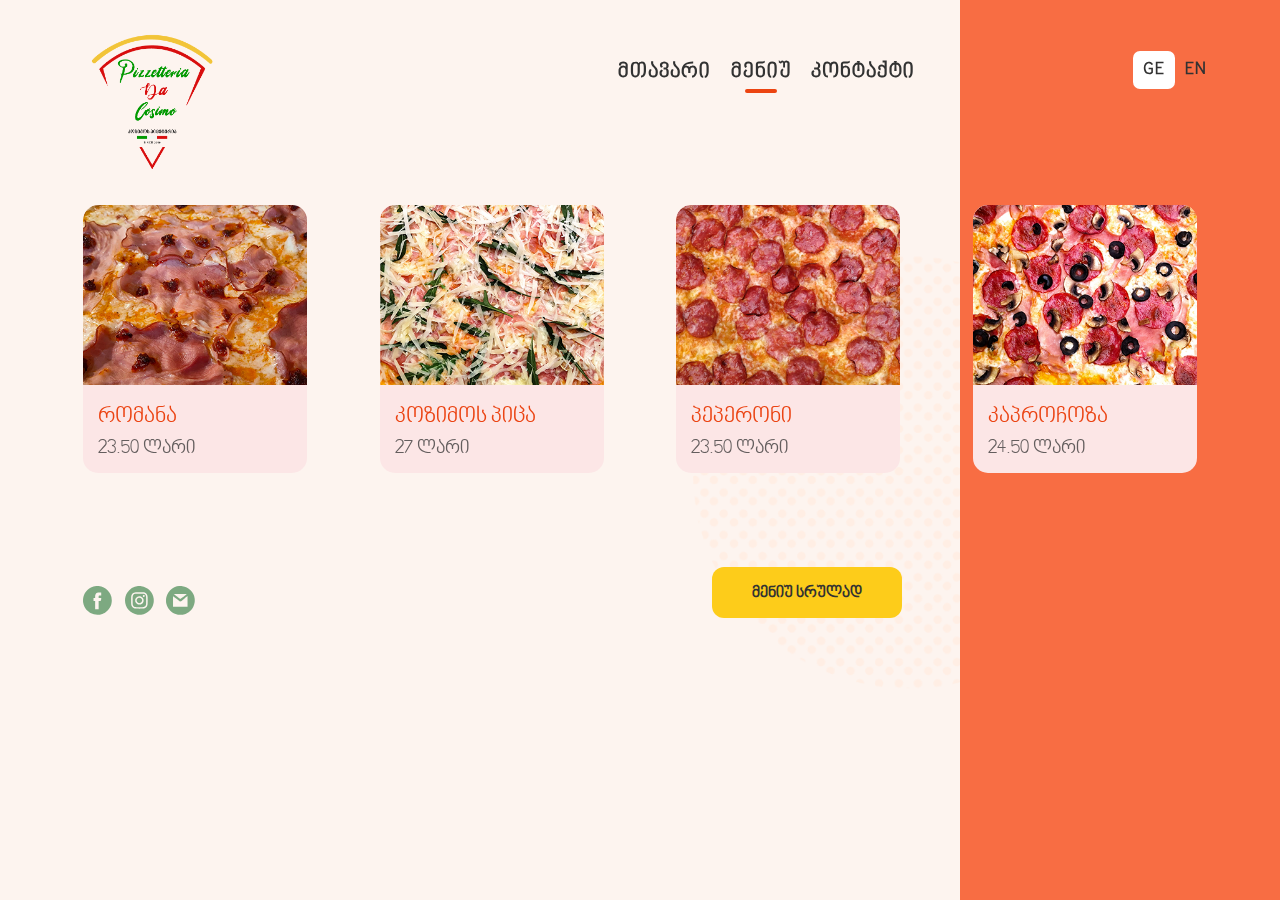
<file: menu.html>
<!DOCTYPE html>
<html lang="en">
<head>
  <meta charset="UTF-8">
  <meta http-equiv="X-UA-Compatible" content="IE=edge">
  <meta name="viewport" content="width=device-width, initial-scale=1.0">
  <title>cosimo's pizza</title>
  <link rel="icon" href="favicon.ico" type="image/x-icon">
  <link rel="stylesheet" href="css/fonts.css">
  <link rel="stylesheet" href="css/menu.css">
  <link rel="stylesheet" href="css/responsive.css">
</head>
<body>
  <!-- DECORATIONS (YELLOW RECTANGLE AND PATTERN RECTANGLE) -->
  <div class="pattern-decor">
    <img src="images/pattern-circle.png" alt="pattern">
  </div>
  <div class="right-decoration-div"></div>
  <div class="main-container">
    <div class="container-center">
      <!-- HEADER -->
      <header class="flex-justify">
        <!-- logo -->
        <h1><a href="index.html"><img src="images/logo.png" alt="logo_Pizzeteria_Da_Cosimo"></a></h1>
        <nav class="flex-justify">
          <!-- responsive ul starts here-->
          <div class="buttons">
            <!-- menu icon -->
            <svg class="menu_buttons" version="1.1" id="open_menu" xmlns="http://www.w3.org/2000/svg" xmlns:xlink="http://www.w3.org/1999/xlink" x="0px" y="0px" viewBox="0 0 150 150" style="enable-background:new 0 0 150 150;" xml:space="preserve">
              <g id="XMLID_240_">
                <path class="path-hover1" id="XMLID_241_"  d="M15,30h120c8.284,0,15-6.716,15-15s-6.716-15-15-15H15C6.716,0,0,6.716,0,15S6.716,30,15,30z"/>
                <path class="path-hover2" id="XMLID_242_" d="M135,60H15C6.716,60,0,66.716,0,75s6.716,15,15,15h120c8.284,0,15-6.716,15-15S143.284,60,135,60z"/>
                <path class="path-hover3" id="XMLID_243_"  d="M135,120H15c-8.284,0-15,6.716-15,15s6.716,15,15,15h120c8.284,0,15-6.716,15-15S143.284,120,135,120z"/>
              </g>
            </svg>
          </div>
          <!-- responsive ul ends here-->
          <!-- MENU BAR -->
          <ul class="main-ul flex-justify">
            <li><a href="index.html">მთავარი</a></li>
            <li class="active"><a href="menu.html">მენიუ</a></li>
            <li><a href="contact.html">კონტაქტი</a></li>
          </ul>
          <!-- LANGUAGE BAR -->
          <ul class="language-ul flex-justify ">
            <li><a href="#" class="language-links actv">ge</a></li>
            <li><a href="#" class="language-links">en</a></li>
          </ul>
        </nav>
      </header>
      <!-- MAIN SECTION -->
      <main>
        <!-- pizza containers -->
        <div class="pizza_containers flex-justify">
          <div class="box">
            <div class="image">
              <img src="images/romana.png" alt="pizza">
              <div class="hover">
                <span class="recipe">
                  პომიდვრის სოუსი, ორეგანო, მოცარელა, პროშუტო კოტო
                </span>
              </div>
            </div>
            <span class="pizza_name">რომანა</span>
            <span class="price">23.50 ლარი</span>
          </div>
          <div class="box">
            <div class="image">
              <img src="images/cosimo.png" alt="pizza">
              <div class="hover">
                <span class="recipe">
                  პომიდვრის სოუსი, ორეგანო, მოცარელა, ლურჯი ყველი, გრანა პადანა, პროშუტო კოტო, ტუნა, ხახვი, ლიმონი, რუკოლა
                </span>
              </div>
            </div>
            <span class="pizza_name">კოზიმოს პიცა</span>
            <span class="price">27 ლარი</span>
          </div>
          <div class="box">
            <div class="image">
              <img src="images/pepperoni.png" alt="pizza">
              <div class="hover">
                <span class="recipe">
                  Პომიდვრის სოუსი, ორეგანო, მოცარელა, სალიამის ძეხვი
                </span>
              </div>
            </div>
            <span class="pizza_name">პეპერონი</span>
            <span class="price">23.50 ლარი</span>
          </div>
          <div class="box">
            <div class="image">
              <img src="images/capriciosa.png" alt="pizza">
              <div class="hover">
                <span class="recipe">
                  Პომიდვრის სოუსი, ორეგანო, მოცარელა, სალიამი, პროშუტო კოტო, სოკო, ზეთის ხილი
                </span>
              </div>
            </div>
            <span class="pizza_name">კაპროჩოზა</span>
            <span class="price">24.50 ლარი</span>
          </div>
        </div>
        <!-- social network icons -->
        <div class="flex-justify show_menu show_menu-menu-page">
          <ul class="social-icons flex-justify social-icons-menu-page">
            <li>
              <a class='link' target="_blank" href="#fb">
                <svg xmlns="http://www.w3.org/2000/svg" version="1.0"viewBox="0 0 512.000000 512.000000" preserveAspectRatio="xMidYMid meet">
                <g transform="translate(0.000000,512.000000) scale(0.100000,-0.100000)" stroke="none">
                <path d="M2370 5113 c-371 -35 -653 -114 -961 -269 -406 -203 -782 -548 -1029 -944 -179 -286 -309 -655 -362 -1025 -17 -118 -17 -512 0 -630 42 -295 120 -553 242 -800 137 -280 272 -468 494 -691 221 -220 412 -357 681 -489 188 -92 309 -137 500 -185 500 -126 1002 -102 1490 71 149 53 407 182 540 271 365 243 667 578 866 963 181 348 271 694 286 1090 15 426 -73 832 -263 1214 -124 250 -263 447 -458 648 -216 224 -428 378 -711 518 -296 146 -572 225 -900 255 -102 9 -333 11 -415 3z m868 -1410 l2 -251 -182 -4 c-277 -5 -278 -6 -278 -283 l0 -175 235 0 c129 0 235 -1 235 -3 0 -2 -11 -110 -25 -241 -14 -131 -25 -247 -25 -257 0 -18 -10 -19 -210 -19 l-210 0 0 -740 0 -740 -310 0 -310 0 0 740 0 740 -145 0 -145 0 0 260 0 260 144 0 144 0 5 233 c5 263 15 319 82 445 82 157 233 256 427 281 34 5 176 8 313 7 l250 -1 3 -252z"/>
                </g>
                </svg>
              </a>
            </li>
            <li>
              <a class='link' target="_blank" href="#insta">
                <svg xmlns="http://www.w3.org/2000/svg" version="1.0"viewBox="0 0 512.000000 512.000000" preserveAspectRatio="xMidYMid meet">
                <g transform="translate(0.000000,512.000000) scale(0.100000,-0.100000)" stroke="none">
                <path d="M2315 5109 c-800 -83 -1501 -518 -1927 -1196 -604 -960 -491 -2229 272 -3065 423 -463 951 -740 1585 -830 118 -17 511 -16 635 0 579 80 1097 337 1491 739 130 132 157 163 243 277 256 341 423 757 488 1211 17 118 17 512 0 630 -43 303 -122 561 -247 814 -134 268 -270 459 -483 674 -395 400 -889 649 -1457 733 -123 18 -478 26 -600 13z m848 -1089 c288 -19 456 -82 610 -228 156 -149 228 -332 247 -629 13 -195 13 -1006 0 -1204 -19 -300 -93 -485 -253 -636 -149 -141 -321 -205 -604 -223 -192 -12 -1014 -12 -1206 0 -288 19 -456 82 -610 228 -156 149 -228 332 -247 629 -13 194 -12 1028 0 1212 20 293 92 475 247 623 148 140 325 210 582 227 169 12 1061 12 1234 1z"/>
                <path d="M2195 3759 c-300 -6 -349 -9 -416 -27 -213 -58 -334 -178 -391 -391 -18 -67 -21 -117 -27 -429 -3 -193 -3 -511 0 -705 6 -311 9 -361 27 -428 57 -213 178 -334 391 -391 67 -18 117 -21 429 -27 193 -3 511 -3 705 0 313 6 361 9 430 28 207 55 333 180 389 388 18 70 21 116 27 431 3 193 3 511 0 705 -6 312 -9 361 -27 428 -57 213 -179 335 -391 391 -78 20 -98 21 -661 31 -80 1 -298 -1 -485 -4z m1212 -250 c38 -14 83 -57 99 -96 49 -113 -38 -243 -161 -243 -94 0 -175 80 -175 174 0 121 124 208 237 165z m-604 -236 c121 -42 188 -85 283 -178 92 -91 149 -181 191 -300 26 -74 28 -91 28 -235 0 -144 -2 -161 -28 -235 -40 -115 -100 -209 -186 -296 -87 -86 -181 -146 -296 -186 -74 -26 -91 -28 -235 -28 -144 0 -161 2 -235 28 -119 42 -209 99 -300 191 -93 95 -135 162 -179 283 -30 85 -31 94 -31 243 1 141 3 162 28 235 52 155 163 301 297 390 146 97 251 126 440 122 120 -3 144 -7 223 -34z"/>
                <path d="M2442 3034 c-263 -70 -423 -334 -357 -588 48 -183 178 -313 362 -361 344 -90 678 244 588 588 -70 267 -337 430 -593 361z"/>
                </g>
                </svg>
              </a>
            </li>
            <li>
              <a class='link' target="_blank" href="#mail">
                <svg xmlns="http://www.w3.org/2000/svg" version="1.0" viewBox="0 0 512.000000 512.000000" preserveAspectRatio="xMidYMid meet">
                <g transform="translate(0.000000,512.000000) scale(0.100000,-0.100000)" stroke="none">
                <path d="M2321 5110 c-497 -48 -990 -251 -1376 -565 -114 -92 -294 -274 -384 -387 -229 -287 -417 -675 -495 -1023 -49 -218 -60 -325 -60 -575 0 -250 11 -357 60 -575 79 -355 272 -749 509 -1040 92 -114 274 -294 387 -384 287 -229 675 -417 1023 -495 218 -49 325 -60 575 -60 250 0 357 11 575 60 261 58 603 204 828 353 389 259 688 599 893 1016 125 255 196 484 241 775 24 161 24 539 0 700 -45 291 -116 520 -241 775 -134 272 -283 480 -498 692 -211 209 -404 346 -673 478 -252 124 -486 197 -765 240 -126 19 -468 27 -599 15z m1387 -1415 c-46 -46 -1146 -904 -1155 -900 -10 3 -1149 871 -1177 896 -6 5 514 9 1164 9 645 0 1171 -2 1168 -5z m122 -1315 l0 -960 -1290 0 -1290 0 0 945 0 946 298 -226 c963 -730 913 -694 974 -706 51 -10 60 -9 100 11 23 12 304 230 623 485 319 255 581 464 583 464 1 1 2 -431 2 -959z"/>
                </g>
                </svg>
              </a>
            </li>
          </ul>
          <span id="full_menu">
            მენიუ სრულად
          </span>
        </div>
      </main>
    </div>
  </div>
  <!-- complete menu page starts here -->
  <div id="full-menu-container" class="full-menu-container flex-justify">
    <div  class="pizza-background">
      <div class="div-for-padding">
        <div class="on-image-texts">
          <h3>pizzetteria da cosimo</h3>
          <h4>
            <span>იმოგზაურეთ ჩვენთან ერთად,</span> 
            <span>სურნელოვან იტალიაში</span> 
          </h4>
        </div>
        <h2>კოზიმოს პიცეტერია</h2>
      </div>
    </div>
    <div class="main-menu-div">
      <svg class="close-menu-page" id="close-menu-page" xmlns="http://www.w3.org/2000/svg" version="1.0"  viewBox="0 0 512.000000 512.000000" preserveAspectRatio="xMidYMid meet">

        <g transform="translate(0.000000,512.000000) scale(0.100000,-0.100000)" stroke="none">
        <path d="M2325 5109 c-1079 -100 -1982 -871 -2244 -1916 -347 -1379 478 -2768 1849 -3113 1054 -265 2155 156 2757 1055 576 860 576 1989 0 2850 -180 269 -433 522 -702 702 -483 324 -1081 476 -1660 422z m-573 -1455 c18 -9 207 -190 421 -402 l387 -386 388 386 c213 212 403 394 422 404 22 11 57 18 95 19 121 0 210 -89 210 -210 -1 -38 -8 -73 -19 -95 -10 -19 -192 -209 -404 -422 l-386 -388 386 -387 c212 -214 394 -404 404 -423 11 -22 18 -57 19 -95 0 -121 -89 -210 -210 -210 -38 1 -73 8 -95 19 -19 10 -209 192 -422 404 l-388 387 -387 -387 c-214 -212 -404 -394 -423 -404 -22 -11 -57 -18 -95 -19 -121 0 -210 89 -210 210 1 38 8 73 19 95 10 19 192 209 404 423 l386 387 -386 388 c-212 213 -394 403 -404 422 -11 22 -18 57 -19 95 0 97 58 175 153 206 37 12 114 4 154 -17z"/>
        </g>
      </svg>
      <h2 class="menuh2">მენიუ</h2>
        <div class="menu-part">
          <div class="drink-dessert">
            <div class="drinks">
              <h3>სასმელი | BEVERAGE</h3>
              <ul>
                <li>
                  <span class="names">
                    <span>ესპრესო</span>
                    <span>espresso</span>
                  </span>
                  <span class="prices">2.50 ₾</span>
                </li>
                <li>
                  <span class="names">
                    <span>ამერიკანო</span>
                    <span>americano</span>
                  </span>
                  <span class="prices">2.50 ₾</span>
                </li>
                <li>
                  <span class="names">
                    <span>კაპუჩინო</span>
                    <span>cappuccino</span>
                  </span>
                  <span class="prices">3.00 ₾</span>
                </li>
                <li>
                  <span class="names">
                    <span>მაკიატო</span>
                    <span>macchiato</span>
                  </span>
                  <span class="prices">3.00 ₾</span>
                </li>
                <li>
                  <span class="names">
                    <span>ჩაი</span>
                    <span>tea</span>
                  </span>
                  <span class="prices">1.50 ₾</span>
                </li>
                <li>
                  <span class="names">
                    <span>კოკა-კოლა/ფანტა/სპრაიტი (0.5)</span>
                    <span>coca-cola/fanta/sprite (0.5)</span>
                  </span>
                  <span class="prices">1.60 ₾</span>
                </li>
                <li>
                  <span class="names">
                    <span>კაპი (ფორთოხალი)</span>
                    <span>cappy (orange)</span>
                  </span>
                  <span class="prices">2.20 ₾</span>
                </li>
                <li>
                  <span class="names">
                    <span>კაპი (ლიმონი,მსხალი,ალუბალი,მანგო)</span>
                    <span>cappy (lemon,pear,cherry,mango)</span>
                  </span>
                  <span class="prices">2.00 ₾</span>
                </li>
                <li>
                  <span class="names">
                    <span>კოკა-კოლა/ფანტა (330)</span>
                    <span>coca-cola/fanta (330)</span>
                  </span>
                  <span class="prices">1.50 ₾</span>
                </li>
                <li>
                  <span class="names">
                    <span>კოკა-კოლა ყავით/ენერგეტიკულით (330)</span>
                    <span>coca-cola with coffee/energy (330)</span>
                  </span>
                  <span class="prices">1.80 ₾</span>
                </li>
                <li>
                  <span class="names">
                    <span>ნატახტარის ლიმონათი (0.5)</span>
                    <span>natakhtar lemonade</span>
                  </span>
                  <span class="prices">1.20 ₾</span>
                </li>
              </ul>
            </div>
            <div class="dessert">
              <h3>დესერტი | DESSERT</h3>
              <ul>
                <li>
                  <span class="names">
                    <span>ტირამისუ</span>
                    <span>tiramisu</span>
                  </span>
                  <span class="prices">10.00 ₾</span>
                </li>
                <li>
                  <span class="names">
                    <span>ჩამბელა</span>
                    <span>chambela</span>
                  </span>
                  <span class="prices">2.50 / 17.00 ₾</span>
                </li>
                <li>
                  <span class="names">
                    <span>კროსტატა</span>
                    <span>krostata</span>
                  </span>
                  <span class="prices">3.00 / 20.00 ₾</span>
                </li>
              </ul>
            </div>
          </div>
          <div class="main-dish">
            <h3>მთავარი კერძი | MAIN DISH</h3>
            <ul>
              <li>
                <span class="names">
                  <span>მარგარიტა</span>
                  <span>margherita</span>
                </span>
                <span class="prices">18.00 ₾</span>
              </li>
              <li>
                <span class="names">
                  <span>პეპერონი</span>
                  <span>peperoni</span>
                </span>
                <span class="prices">23.50 ₾</span>
              </li>
              <li>
                <span class="names">
                  <span>რომანა</span>
                  <span>romana</span>
                </span>
                <span class="prices">23.50 ₾</span>
              </li>
              <li>
                <span class="names">
                  <span>ტუნა ხახვი</span>
                  <span>tonno e cipolla</span>
                </span>
                <span class="prices">24.50 ₾</span>
              </li>
              <li>
                <span class="names">
                  <span>ოთხი ყველი</span>
                  <span>quattro formaggi</span>
                </span>
                <span class="prices">24.50 ₾</span>
              </li>
              <li>
                <span class="names">
                  <span>კაპრიჩოზა</span>
                  <span>capricciosa</span>
                </span>
                <span class="prices">24.50 ₾</span>
              </li>
              <li>
                <span class="names">
                  <span>კალცონე (დახურული პიცა)</span>
                  <span>calzone</span>
                </span>
                <span class="prices">13.00 ₾</span>
              </li>
              <li>
                <span class="names">
                  <span>კოზიმოს პიცა</span>
                  <span>cosimo pizza</span>
                </span>
                <span class="prices">27.00 ₾</span>
              </li>
              <li>
                <span class="names">
                  <span>მისტო</span>
                  <span>misto</span>
                </span>
                <span class="prices">24.50 ₾</span>
              </li>
              <li>
                <span class="names">
                  <span>ტონო კაპერი</span>
                  <span>tonno e capperi</span>
                </span>
                <span class="prices">24.50 ₾</span>
              </li>
              <li>
                <span class="names">
                  <span>კარბონარა</span>
                  <span>carbonara</span>
                </span>
                <span class="prices">20.00 ₾</span>
              </li>
              <li>
                <span class="names">
                  <span>ბოლონეზე</span>
                  <span>bolognese</span>
                </span>
                <span class="prices">20.00 ₾</span>
              </li>
              <li>
                <span class="names">
                  <span>კარტოფილი ფრი (100გრ)</span>
                  <span>french fries (100g)</span>
                </span>
                <span class="prices">1.50 ₾</span>
              </li>
              <li>
                <span class="names">
                  <span>არანჩინი</span>
                  <span>arancini</span>
                </span>
                <span class="prices">8.50 ₾</span>
              </li>
            </ul>
          </div>
        </div>
      </div>
  </div>
  <!-- complete menu page ends here -->
  <!-- mobile navigation starts here -->
  <div class="mobile-navigation" id="mobile-navigation">
    <div id="scroll-decoration" class="right-decoration-div scroll-decoration"></div>

    <!-- close icon -->
      <svg class="menu_buttons" id="close_menu" xmlns="http://www.w3.org/2000/svg" version="1.0"  viewBox="0 0 512.000000 512.000000" preserveAspectRatio="xMidYMid meet">

      <g transform="translate(0.000000,512.000000) scale(0.100000,-0.100000)" stroke="none">
      <path d="M2325 5109 c-1079 -100 -1982 -871 -2244 -1916 -347 -1379 478 -2768 1849 -3113 1054 -265 2155 156 2757 1055 576 860 576 1989 0 2850 -180 269 -433 522 -702 702 -483 324 -1081 476 -1660 422z m-573 -1455 c18 -9 207 -190 421 -402 l387 -386 388 386 c213 212 403 394 422 404 22 11 57 18 95 19 121 0 210 -89 210 -210 -1 -38 -8 -73 -19 -95 -10 -19 -192 -209 -404 -422 l-386 -388 386 -387 c212 -214 394 -404 404 -423 11 -22 18 -57 19 -95 0 -121 -89 -210 -210 -210 -38 1 -73 8 -95 19 -19 10 -209 192 -422 404 l-388 387 -387 -387 c-214 -212 -404 -394 -423 -404 -22 -11 -57 -18 -95 -19 -121 0 -210 89 -210 210 1 38 8 73 19 95 10 19 192 209 404 423 l386 387 -386 388 c-212 213 -394 403 -404 422 -11 22 -18 57 -19 95 0 97 58 175 153 206 37 12 114 4 154 -17z"/>
      </g>
      </svg>
      <nav id="nav_mobile" class="nav_mobile">
        <ul id="main-ul-mobile" class="main-ul-mobile flex-justify">
          <li><a href="index.html">მთავარი</a></li>
          <li class="mobile-active"><a href="menu.html">მენიუ</a></li>
          <li><a href="contact.html">კონტაქტი</a></li>
        </ul>
        <ul id="mobile-icon" class="social-icons mobile-icons margin flex-justify">
          <li><a href="#fb"><svg xmlns="http://www.w3.org/2000/svg" version="1.0"viewBox="0 0 512.000000 512.000000" preserveAspectRatio="xMidYMid meet">
            <g transform="translate(0.000000,512.000000) scale(0.100000,-0.100000)" stroke="none">
            <path d="M2370 5113 c-371 -35 -653 -114 -961 -269 -406 -203 -782 -548 -1029 -944 -179 -286 -309 -655 -362 -1025 -17 -118 -17 -512 0 -630 42 -295 120 -553 242 -800 137 -280 272 -468 494 -691 221 -220 412 -357 681 -489 188 -92 309 -137 500 -185 500 -126 1002 -102 1490 71 149 53 407 182 540 271 365 243 667 578 866 963 181 348 271 694 286 1090 15 426 -73 832 -263 1214 -124 250 -263 447 -458 648 -216 224 -428 378 -711 518 -296 146 -572 225 -900 255 -102 9 -333 11 -415 3z m868 -1410 l2 -251 -182 -4 c-277 -5 -278 -6 -278 -283 l0 -175 235 0 c129 0 235 -1 235 -3 0 -2 -11 -110 -25 -241 -14 -131 -25 -247 -25 -257 0 -18 -10 -19 -210 -19 l-210 0 0 -740 0 -740 -310 0 -310 0 0 740 0 740 -145 0 -145 0 0 260 0 260 144 0 144 0 5 233 c5 263 15 319 82 445 82 157 233 256 427 281 34 5 176 8 313 7 l250 -1 3 -252z"/>
            </g>
          </svg></a></li>
          <li><a href="#insta"><svg xmlns="http://www.w3.org/2000/svg" version="1.0"viewBox="0 0 512.000000 512.000000" preserveAspectRatio="xMidYMid meet">
            <g transform="translate(0.000000,512.000000) scale(0.100000,-0.100000)" stroke="none">
            <path d="M2315 5109 c-800 -83 -1501 -518 -1927 -1196 -604 -960 -491 -2229 272 -3065 423 -463 951 -740 1585 -830 118 -17 511 -16 635 0 579 80 1097 337 1491 739 130 132 157 163 243 277 256 341 423 757 488 1211 17 118 17 512 0 630 -43 303 -122 561 -247 814 -134 268 -270 459 -483 674 -395 400 -889 649 -1457 733 -123 18 -478 26 -600 13z m848 -1089 c288 -19 456 -82 610 -228 156 -149 228 -332 247 -629 13 -195 13 -1006 0 -1204 -19 -300 -93 -485 -253 -636 -149 -141 -321 -205 -604 -223 -192 -12 -1014 -12 -1206 0 -288 19 -456 82 -610 228 -156 149 -228 332 -247 629 -13 194 -12 1028 0 1212 20 293 92 475 247 623 148 140 325 210 582 227 169 12 1061 12 1234 1z"/>
            <path d="M2195 3759 c-300 -6 -349 -9 -416 -27 -213 -58 -334 -178 -391 -391 -18 -67 -21 -117 -27 -429 -3 -193 -3 -511 0 -705 6 -311 9 -361 27 -428 57 -213 178 -334 391 -391 67 -18 117 -21 429 -27 193 -3 511 -3 705 0 313 6 361 9 430 28 207 55 333 180 389 388 18 70 21 116 27 431 3 193 3 511 0 705 -6 312 -9 361 -27 428 -57 213 -179 335 -391 391 -78 20 -98 21 -661 31 -80 1 -298 -1 -485 -4z m1212 -250 c38 -14 83 -57 99 -96 49 -113 -38 -243 -161 -243 -94 0 -175 80 -175 174 0 121 124 208 237 165z m-604 -236 c121 -42 188 -85 283 -178 92 -91 149 -181 191 -300 26 -74 28 -91 28 -235 0 -144 -2 -161 -28 -235 -40 -115 -100 -209 -186 -296 -87 -86 -181 -146 -296 -186 -74 -26 -91 -28 -235 -28 -144 0 -161 2 -235 28 -119 42 -209 99 -300 191 -93 95 -135 162 -179 283 -30 85 -31 94 -31 243 1 141 3 162 28 235 52 155 163 301 297 390 146 97 251 126 440 122 120 -3 144 -7 223 -34z"/>
            <path d="M2442 3034 c-263 -70 -423 -334 -357 -588 48 -183 178 -313 362 -361 344 -90 678 244 588 588 -70 267 -337 430 -593 361z"/>
            </g>
          </svg></a></li>
          <li><a href="#mail"><svg xmlns="http://www.w3.org/2000/svg" version="1.0" viewBox="0 0 512.000000 512.000000" preserveAspectRatio="xMidYMid meet">
            <g transform="translate(0.000000,512.000000) scale(0.100000,-0.100000)" stroke="none">
            <path d="M2321 5110 c-497 -48 -990 -251 -1376 -565 -114 -92 -294 -274 -384 -387 -229 -287 -417 -675 -495 -1023 -49 -218 -60 -325 -60 -575 0 -250 11 -357 60 -575 79 -355 272 -749 509 -1040 92 -114 274 -294 387 -384 287 -229 675 -417 1023 -495 218 -49 325 -60 575 -60 250 0 357 11 575 60 261 58 603 204 828 353 389 259 688 599 893 1016 125 255 196 484 241 775 24 161 24 539 0 700 -45 291 -116 520 -241 775 -134 272 -283 480 -498 692 -211 209 -404 346 -673 478 -252 124 -486 197 -765 240 -126 19 -468 27 -599 15z m1387 -1415 c-46 -46 -1146 -904 -1155 -900 -10 3 -1149 871 -1177 896 -6 5 514 9 1164 9 645 0 1171 -2 1168 -5z m122 -1315 l0 -960 -1290 0 -1290 0 0 945 0 946 298 -226 c963 -730 913 -694 974 -706 51 -10 60 -9 100 11 23 12 304 230 623 485 319 255 581 464 583 464 1 1 2 -431 2 -959z"/>
            </g>
          </svg></a></li>
        </ul>
      </nav>
  </div>
  <!-- mobile navigation ends here -->

  <script src="js/script.js"></script>
</body>
</html>
</file>
<file: css/fonts.css>
@font-face {
  font-family: 'BPG Nino Mtavruli';
  src: url('../fonts/bpg-nino-mtavruli-webfont.eot'); /* IE9 Compat Modes */
  src: url('../fonts/bpg-nino-mtavruli-webfont.eot?#iefix') format('embedded-opentype'), /* IE6-IE8 */
       url('../fonts/bpg-nino-mtavruli-webfont.woff2') format('woff2'), /* Super Modern Browsers */
       url('../fonts/bpg-nino-mtavruli-webfont.woff') format('woff'), /* Pretty Modern Browsers */
       url('../fonts/bpg-nino-mtavruli-webfont.ttf') format('truetype'), /* Safari, Android, iOS */
       url('../fonts/bpg-nino-mtavruli-webfont.svg#bpg_nino_mtavruliregular') format('svg'); /* Legacy iOS */
}

@font-face {
  font-family: 'Futura Md BT';
  src: url('../fonts/FuturaBT-Bold.eot');
  src: url('../fonts/FuturaBT-Bold.eot?#iefix') format('embedded-opentype'),
      url('../fonts/FuturaBT-Bold.woff2') format('woff2'),
      url('../fonts/FuturaBT-Bold.woff') format('woff'),
      url('../fonts/FuturaBT-Bold.ttf') format('truetype');
  font-weight: bold;
  font-style: normal;
  font-display: swap;
}
/* 
@font-face {
  font-family: 'BPG Nino Mtavruli Bold';
  src: url('../fonts/bpg-nino-mtavruli-bold-webfont.eot'); 
  src: url('../fonts/bpg-nino-mtavruli-bold-webfont.eot?#iefix') format('embedded-opentype'), 
       url('../fonts/bpg-nino-mtavruli-bold-webfont.woff2') format('woff2'),
       url('../fonts/bpg-nino-mtavruli-bold-webfont.woff') format('woff'), 
       url('../fonts/bpg-nino-mtavruli-bold-webfont.ttf') format('truetype'),
       url('../fonts/bpg-nino-mtavruli-bold-webfont.svg#bpg_nino_mtavrulibold') format('svg'); 
} */
</file>
<file: css/style.css>
* {
  margin: 0;
  padding: 0;
  box-sizing: border-box;
  list-style: none;
  text-decoration: none;
  text-transform: capitalize;
}
body {
  background-color: #fdf4ef;
}
/* classes in advance */
.flex-justify {
  display: flex;
  justify-content: space-between;
}
.order-and-location {
  display: flex;
  justify-content: space-between;
  align-items: center;
  font-size: 1.1rem;
  padding: 1.08rem;
  border-radius: 10px;
}
/* containers */
.main-container {
  width: 100vw;
  font-family: 'BPG Nino Mtavruli';
  font-weight: 900;
  position: relative;
}
.container-center {
  margin: 0 auto;
  width: 87vw;
}
/* decor */
.right-decoration-div {
  position: fixed;
  top: 0;
  right: 0;
  left: 75%;
  bottom: 0;
  background-color: #ffcc19;
}
.pattern-decor {
  position: absolute;
  width: 23.5vw;
  height: 35vw;
  top: 50%;
  right: 25%;
  transform: translateY(-45%);
}
.pattern-decor img {
  width: 100%;
  height: 100%;
  object-fit: cover;
}
/* header */
h1 img {
  width: 11vw;
  height: auto;
  margin-top: 2.5vw;
}
header nav {
  width: 46vw;
  margin-top: 4vw;
}
header nav ul li {
  position: relative;
}
header nav ul a {
  display: inline-block;
  color: #323232;
  letter-spacing: 1px;
  text-decoration: none;
  padding: 10px;
  border-radius: 7px;
  transition: 0.3s;
}
.main-ul {
  width: 23vw;
  height: calc(1.3rem + 21px);
  font-size: 1.3rem;
}
.main-ul .active::after, .mobile-active::after { 
  content: "";
  position: absolute;
  bottom: 0;
  left: 30%;
  display: block;
  height: 4px;
  width: 40%;
  background: #ec4411;
  border-radius: 7px;
  transition: width 0.3s ease 0s, left 0.3s ease 0s;
}
.main-ul li::after { 
  content: "";
  position: absolute;
  bottom: 0;
  left: 50%;
  display: block;
  height: 4px;
  width: 0;
  background: #ec4411;
  border-radius: 7px;
  transition: width 0.3s ease 0s, left 0.3s ease 0s;
}
.main-ul li:hover::after { 
  width: 40%; 
  left: 30%; 
}
.main-ul li:hover ,.active, .mobile-active {
  color: #ed5021;
}
.language-ul {
  width: 5vw;
  height: calc(1.1rem + 21px);
  font-size: 1.1rem;
}
.language-ul a {
  text-transform: uppercase;
}
.language-ul li:hover, .actv {
  background-color: #ffffff;
  border-radius: 7px;
}
/* text cosimo */
.cosimo {
  font-family: 'Futura Md BT';
  font-size: 5rem;
  color: #ffefe6;
  text-transform: uppercase;
}
/* slogan */
.slogan {
  color: #166d43;
  width: 52vw;
  font-size: 2.5rem;
  line-height: 2.7rem;
}
/* location and phone number badges */
main .texts {
  margin-top: 1.5vw;
}
.contact-div {
  display: flex;
  margin: 3vw 0 9vw;
}
.contact-div svg {
  width: 1.4rem;
  margin-right: 12px;
}
.location {
  color: #ec4411;
  background-color: #ffffff;
  padding-right: 2.5vw;
  position: relative;
  transition: 0.3s;
}
.location:hover {
  color: #ffffff;
  background-color: #f86d43;
}
.location-link {
  display: inline-block;
  position: absolute;
  width: 100%;
  height: 100%;
}
.location svg {
  fill: #ec4411;
  transition: 0.3s;
}
.location:hover.location svg {
  fill: #ffffff;
}
.order{
  color: #565656;
  background-color: #fdcb1a;
  position: relative;
  right: 1.2vw;
}
.order svg {
  fill: #565656;
}
/* social  network icons */
.social-icons {
  width: 7rem;
}
.social-icons svg {
  width: 1.8rem;
  fill: #7da981;
  transition: 0.3s;
}
.social-icons svg:hover {
  fill: #ead94f;
}
/* slider container and swiper styles  */

/* changed starts*/
.slider {
  width: 70vh;
  position: absolute;
  top: 57%;
  transform: translateY(-50%);
  left: 57%;
}
.swiper-slide {
  display: flex;
  height: 70vh;
  justify-content: center;
  align-items: center;
}
.swiper-slide img {
  width: 70vh;
}
/* changed ends*/

.swiper-pagination-horizontal.swiper-pagination-bullets {
  display: flex;
  justify-content: flex-end;
}
.swiper-pagination-bullets .swiper-pagination-bullet {
  width: 1.4rem;
  height: 0.4rem;
  border-radius: 7px;
  margin-right: 0.5rem;
  background: #019900;
  opacity: 1;
}
.swiper-pagination-bullets .swiper-pagination-bullet-active {
  background: #ffffff;
  outline: none;
}
/*mobile responsive menu ================================ */
.buttons {
  display: none;
}
.scroll-decoration {
  height: 0;
  position: fixed;
  transition: 0.7s;
  background-color: #ffc800;
}
.mobile-navigation {
  position: fixed;
  top: 0;
  z-index: 10;
  width: 100vw;
  height: 0;
  overflow: hidden;
  background-color: #fcfcf6;
  transition: 0.7s;
}
.nav_mobile {
  width: 100%;
  margin-top: 8rem;
  font-family: 'BPG Nino Mtavruli';
  display: flex;
  flex-direction: column;
  align-items: center;
  z-index: 1;
  height: 0;
  overflow: hidden;
  transition: 1s;
}
.main-ul-mobile {
  display: flex;
  flex-direction: column;
  align-items: center;
  transition: 1s;
}
.main-ul-mobile li {
  margin-top: 3rem;
}
.main-ul-mobile li a {
  font-size: 1.7rem;
  font-weight: bold;
  letter-spacing: 1.5px;
  color: #323232;
}
#close_menu {
  position: fixed;
  top: 1.5rem;
  right: 26%;
  display: none;
  fill: #166d43;
}
/* MOBILE MENU ACTIVE */
.main-ul-mobile a {
  padding-bottom: 7px;
}
.main-ul-mobile li {
  padding-bottom: 7px;
  position: relative;
}
.main-ul-mobile .mobile-active {
  color: #ed5021;
}
</file>
<file: css/responsive.css>
@media screen and (max-width: 1210px) {
    .main-menu-div {
        width: 46%;
    }
    .drinks, .dessert, .main-dish {
        width: 90%;
    }
    .pizza-background {
        width: 40%;
    }
    .menu-part {
        flex-direction: column-reverse;
    }
}
@media screen and (max-width: 1160px) {
    header {
        width: 90%;
    }
    header nav {
        width: 60%;
    }
    .slogan {
        font-size: 2.2rem;
        line-height: 2.3rem;
    }
    /* menu page ===============================*/
    .box .recipe {
        /* edited down*/ 
        font-size: 0.8rem; 
        line-height: 1rem;
        padding: 10px;
        /* edited up*/ 
    }
    .pizza_name {
        font-size: 1.3rem;
    }
    #full_menu {
        padding: 1rem 2rem;
    }
    /* contact page ===============================*/
    main {
        padding: 0 2vw 0 6.5vw;
    }
    .form_container {
        width: 23%;
    }
}
/* menu box edited starts here */
@media screen and (max-width: 1040px){
    .image {
        height: 16vw;
    }
}
/* menu box edited ends here */
@media screen and (max-width: 940px) {
    .pattern-decor {
        position: absolute;
        width: 40%;
        height: 60%;
        top: 50%;
        right: 25%;
        transform: translateY(-45%);
        position: fixed;
    }
    .main-ul {
        font-size: 1.2rem;
    }
    .slogan {
        font-size: 1.9rem;
        line-height: 2.3rem;
    }
    .contact-div {
        margin-top: 5rem;
    }
    .order-and-location {
        padding: 0.8rem;
    }
    .order {
        right: 1rem;
    }
    .location {
        padding-right: 2rem;
    }
    .slider {
        width: 43vw;
        top: 53%;
        left: 53%;
    }
    .swiper-slide img {
        width: 40vw;
    }
    /* menu page ===============================*/
    .pizza_name {
        font-size: 1.2rem;
        margin-top: 15px;
    }
    .price {
        font-size: 1rem;
    }
    .image {
        height: 16vw;
    }
    /* contact page ===============================*/
    .text_us {
        color: #fcfcf6;
        margin-bottom: 30px;
        letter-spacing: 2px;
        font-size: 1.3rem;
    }
    .form input {
        font-size: 0.8rem;
    }
    .form textarea::placeholder {
        font-size: 0.8rem;
    }
    .form .submit {
        width: 7rem;
        padding: 7px 0;
    }
}
@media screen and (max-width: 850px) {
    header nav {
        width: 72%;
    }
    .cosimo {
        font-size: 4rem;
    }
    .slogan {
        font-size: 1.8rem;
        line-height: 2rem;
    }
    .order-and-location {
        font-size: 0.9rem;
    }
    .slider {
        top: 55%;
    }
    .swiper-slide {
        width: 50vw;
        height: 45vw;
    }
    /* menu page ==================================*/
    .pizza_containers {
        width: 70%;
        margin: 0 auto;
        flex-wrap: wrap;
    }
    .box {
        width: 25vw;
        margin-top: 4rem;
    }
    .image {
        height: 18vw;
    }
    .show_menu-menu-page {
        width: 85%;
        margin-bottom: 1.5rem;
    }
    /* contact page */
    .contact-and-map {
        width: 90%;
    }
    .gmap_canvas {
        height: 10rem;
    }
    .form_container {
        display: none;
    }
}
@media screen and (max-width: 770px) {
    .main-ul {
        font-size: 1.1rem;
    }
    .language-ul {
        height: calc(0.8rem + 21px);
        font-size: 0.8rem;
    }
    main .texts {
        margin-top: 5vw;
    }
    .slogan {
        font-size: 1.5rem;
        line-height: 1.8rem;
    }
    .slider {
        top: 44%;
    }
    /* contact page  */
    .title {
        font-size: 1.2rem;
    }
    .innercont div {
        font-size: 0.9rem;
    }
    .gmap_canvas {
        height: 8rem;
    }

    /* menu pop-up */
    .main-menu-div {
        margin-right: -3rem;
    }
    .main-menu-div span {
        font-size: 0.9rem;
       
    }
}    
@media screen and (max-width: 750px) {
    .pizza-background {
        display: none;
    }
    .main-menu-div {
        width: 80%;
    }
} 
@media screen and (max-width: 640px) {
    header nav {
        width: 77%;
    }
    .slogan {
        font-size: 1.4rem;
    }
    .order-and-location {
        font-size: 0.8rem;
    }
    .swiper-pagination-bullets .swiper-pagination-bullet {
        width: 1.2rem;
    }
    /* menu page ===============================*/
    .pizza_containers {
        width: 80%;
        margin: 0 auto;
        flex-wrap: wrap;
    }
    .box {
        width: 28vw;
        margin-top: 3rem;
    }
    /* edited down */
    .image {
        height: 20vw;
    }
    /* edited up */
    .show_menu-menu-page {
        width: 89%;
    }
    #full_menu {
        font-size: 0.9rem;
    }
}
@media screen and (max-width: 595px) {
    .order{
        background-color: #e2ece3;
    }
    h1 img {
        width: 5.5rem;
    }
    /* menu page ===============================*/
    .pizza_containers {
        width: 80%;
        margin: 0 auto;
        flex-wrap: wrap;
        justify-content: center;
    }
    .box {
        width: 60%;
        margin-top: 2rem;
    }
    .image {
        height: 32vw;
    }
    .show_menu-menu-page {
        width: 73.5%;
        justify-content: flex-end;
    }
    .show_menu .social-icons-menu-page {
        width: 2rem;
        flex-wrap: wrap;
        position: fixed;
        top: 25%;
        left: 9%;
    }
    .show_menu .social-icons-menu-page svg {
        width: 2.5rem;
        margin-top: 0.8rem;
        fill: #7da981;
    }
}
@media screen and (max-width: 540px) {
    body {
        overflow-x: hidden;
    }
    /* mobile menu ============================ */
    .main-ul {
        display: none;
    }
    .buttons {
        position: relative;
        width: 47.2vw;
        display: flex;
        justify-content: flex-end;
        cursor: pointer;
        fill: #166d43;
    }
    .menu_buttons {
        display: block;
        width: 2rem;
        height: 2rem;
    }
    .menu_buttons .path-hover1 {
        animation-name: menuMove1;
        animation-duration: 0.5s;
        animation-iteration-count: infinite;
        animation-direction: alternate-reverse;
    }
    .menu_buttons .path-hover2 {
        animation-name: menuMove2;
        animation-duration: 0.7s;
        animation-iteration-count: infinite;
        animation-direction: alternate-reverse;
    }
    .menu_buttons .path-hover3 {
        animation-name: menuMove3;
        animation-duration: 0.4s;
        animation-iteration-count: infinite;
        animation-direction: alternate-reverse;
    }
    @keyframes menuMove1 {
        0% {transform: translate(30%);}
        100% {transform: translate(0);}
    }
    @keyframes menuMove2 {
        0% {transform: translate(15%);}
        100% {transform: translate(0);}
    }
    @keyframes menuMove3 {
        0% {transform: translate(20%);}
        100% {transform: translate(0);}
    }
    /* index ==================================*/
    header {
        width: 90%;
    }
    header nav {
        margin-top: 2rem;
    }
    main .texts {
        margin-top: 1vw;
    }
    .cosimo {
        font-size: 3.5rem;
    }
    .slogan {
        width: 71vw;
        font-size: 1.3rem;
    }
    .slider {
        left: 50%;
        transform: translate(-50%);
        top: 35%;
    }
    .contact-div {
        width: 60%;      
        margin: 0 auto;
        /* contac_tedited */
        margin-top: 20rem;
        flex-direction: column;
    }
    .contact-div svg {
        width: 1.4rem;
        margin-right: 5px;
    }
    .location {
        justify-content: center;
        padding-bottom: 1.3rem;
        
    }
    .order {
        justify-content: center;
        background-color: #fdcb1a;
        bottom: 0.7rem;
        right: 0;
    }
    /* index changed ends here */
    .social-icons {
        margin-top: 5rem;
    }
    .slider {
        width: 50vw;
    }
    .swiper-slide {
        height: 50vw;
    }
    .swiper-slide img {
        width: 50vw;
    }
    .swiper-pagination-bullets .swiper-pagination-bullet-active {
        background: #f5c000;
    }
    .swiper-pagination-horizontal.swiper-pagination-bullets {
        justify-content: center;
    }
    /* contact page ======================================*/
    .innercont {
        margin-top: 3rem;
    }
    .gmap_canvas {
        width: 105%;
    }

     /* menu pop-up */
    .close-menu-page {
        width: 1.7rem;
        height: 1.7rem;
    }
}
@media screen and (max-width: 490px) {
    .contact-div {
        width: 63%;      
    }
    .order-and-location {
        font-size: 0.8rem;
    }
}
@media screen and (max-width: 455px) {
    header {
        width: 82%;
    }
    .buttons {
        margin-right: 2rem;
    }
    .contact-div {
        width: 65%; 
        /* contac_tedited */     
        margin-top: 20rem;
    }
    .slider {
        width: 60vw;
    }
    .swiper-slide {
        height: 62vw;
    }
    .swiper-slide img {
        width: 60vw;
    }
    /* menu page ===============================*/
    .box {
        width: 80%;
        margin-top: 2rem;
    }
    .image {
        height: 40vw;
    }
    .show_menu-menu-page {
        width: 82%;
        justify-content: flex-end;
    }
    /* full menu page ======================== */
    .close-menu-page {
        right: 2rem;
    }
}
@media screen and (max-width: 440px) {
    .contact-div {
        width: 80%;
    }
    .order-and-location {
        font-size: 0.9rem;
    }
}
@media screen and (max-width: 400px) {
    /* index page ===================================*/
    .language-ul {
        height: calc(0.8rem + 15px);
    }
    .language-ul a {
        padding: 7px;
    }
    .contact-div {
        width: 98%;
    }
    .cosimo {
        font-size: 2.9rem;
    }
    .slogan {
        font-size: 1.3rem;
    }
    .main-ul-mobile li a {
        font-size: 1.3rem;
    }
    .contact-div {
        /* contac_tedited */
        margin-top: 18rem;
    }
    .order-and-location {
        font-size: 0.9rem;
    }
    .slider {
        top: 35%;
    }
    /* contact page ======================================*/
    .innercont div {
        font-size: 0.8rem;
    }
    /* menu pop-up */
    .main-menu-div span {
        font-size: 0.8rem;
    }
    .menuh2 {
        font-size: 1.7rem;
    }
    .menu-part h3 {
        font-size: 1.2rem;
    }
}
@media screen and (max-width: 350px) {
    .main-menu-div span {
        font-size: 0.75rem;
    }
}
</file>
<file: css/contact.css>
* {
  margin: 0;
  padding: 0;
  box-sizing: border-box;
  list-style: none;
  text-decoration: none;
  text-transform: capitalize;
}
body {
  background-color: #fdf4ef;
}
/* classes in advance */
.flex-justify {
  display: flex;
  justify-content: space-between;
}
/* decor */
.right-decoration-div {
  position: fixed;
  top: 0;
  right: 0;
  left: 75%;
  bottom: 0;
  background-color: #77ab7b;
  display: flex;
  font-family: 'BPG Nino Mtavruli';
}
.pattern-decor {
  position: absolute;
  width: 23.5vw;
  height: 35vw;
  top: 50%;
  right: 23%;
  transform: translateY(-45%);
}
.pattern-decor img {
  width: 100%;
  height: 100%;
  object-fit: cover;
  object-position: left;
}
/* containers */
.main-container {
  width: 100vw;
  font-family: 'BPG Nino Mtavruli';
  font-weight: 900;
  position: relative;
}
/* header */
.header-container {
  margin: 0 auto;
  width: 87vw;
}
h1 img{
  width: 11vw;
  height: auto;
  margin-top: 2.5vw;
}
header nav {
  width: 46vw;
  margin-top: 4vw;
}
header nav ul li {
  position: relative;
}
header nav ul a {
  display: inline-block;
  color: #323232;
  letter-spacing: 1px;
  text-decoration: none;
  padding: 10px;
  border-radius: 7px;
  transition: 0.3s;
}
.main-ul {
  width: 23vw;
  height: calc(1.3rem + 21px);
  font-size: 1.3rem;
}
.main-ul .active::after, .mobile-active::after { 
  content: "";
  position: absolute;
  bottom: 0;
  left: 30%;
  display: block;
  height: 4px;
  width: 40%;
  background: #ec4411;
  border-radius: 7px;
  transition: width 0.3s ease 0s, left 0.3s ease 0s;
}
.main-ul li::after { 
  content: "";
  position: absolute;
  bottom: 0;
  left: 50%;
  display: block;
  height: 4px;
  width: 0;
  background: #ec4411;
  border-radius: 7px;
  transition: width 0.3s ease 0s, left 0.3s ease 0s;
}
.main-ul li:hover::after { 
  width: 40%; 
  left: 30%; 
}
.main-ul li:hover ,.active, .mobile-active {
  color: #ed5021;
}
.language-ul {
  width: 5vw;
  height: calc(1.1rem + 21px);
  font-size: 1.1rem;
}
.language-ul a {
  text-transform: uppercase;
}
.language-ul li:hover, .actv {
  background-color: #ffffff;
  border-radius: 7px;
}
main {
  padding: 0 3vw 0 6.5vw;
}
/* social  network icons */
.social-icons {
  width: 7rem;
}
.social-icons svg {
  width: 1.8rem;
  fill: #7da981;
  transition: 0.3s;
}
.social-icons svg:hover {
  fill: #ead94f;
}
/* contact and map */
.contact-and-map {
  width: 71%;
}
/* contact */
.innercont {
  margin-top: 2vw;
}
.title{
  font-size: 1.5rem;
  color: #ee643b;
  margin-bottom: 1.2rem;
}
.innercont div{
  display: flex;
  align-items: center;
  color: #323232;
  font-size: 1.1rem;
  letter-spacing: 1px;
  font-weight: 400;
  line-height: 2.1rem;
}
.bold-text {
  font-weight: 900;
}
.innercont svg{
  width: 1.3rem;
  margin-right: 12px;
  fill: #77ab7b;
}
/* map */
.gmap_canvas {
  width: 100%; 
  height: 14vw;
  background: none!important;
  overflow: hidden;
  position: relative;
  margin: 2.5rem 0 1rem 0;
  border-radius: 10px;
  z-index: 1; 
}
iframe {
  width: 100%;
  height: 100%;
}

/* form styles */
.form_container {
  width: 20%;
}
.text_us {
  color: #fcfcf6;
  margin-bottom: 30px;
  letter-spacing: 2px;
  font-size: 1.4rem;
}
.form {
  display: flex;
  flex-direction: column;
  align-items: flex-end;
}
.form input {
  width: 100%;
  outline: none;
  margin-bottom: 1.5rem;
  font-family: 'BPG Nino Mtavruli';
  font-size: 1rem;
  font-weight: bold;
  padding: 0.5rem 0.8rem;
  border-radius: 8px;
  line-height: 1.2rem;
  background-color: transparent;
  border: 1px solid #fcfcf6;
  color: #fcfcf6;
}
.form input::placeholder {
  font-style: italic;
  letter-spacing: 1px;
  color: #fcfcf6;
  opacity: 0.7;
}
.form textarea {
  width: 100%;
  color: #fcfcf6;
  background-color: transparent;
  border: 1px solid #fcfcf6;
  border-radius: 10px;
  outline: none;
  font-weight: bold;
  padding: 0.8rem;
  resize: none;
  font-family: 'BPG Nino Mtavruli';
}
.form textarea::placeholder {
  color: #fcfcf6;
  font-family: 'BPG Nino Mtavruli';
  font-size: 1rem;
  font-style: italic;
  letter-spacing: 1px;
  opacity: 0.7;
}
.form .submit {
  cursor: pointer;
  background-color: #f1c737;
  border-radius: 8px;
  border: none;
  margin-top: 4vw;
  font-style: normal;
  width: 9rem;
  padding: 10px 0;
  transition: 0.3s;
}
.form .submit:hover {
  color: #f1c737;
  background-color: #fcfcf6;
  ;
}
/*mobile responsive menu ================================ */
.buttons {
  display: none;
}
.scroll-decoration {
  height: 0;
  position: fixed;
  transition: 0.7s;
  background-color: #6ea073;
;
}
.mobile-navigation {
  position: fixed;
  top: 0;
  z-index: 10;
  width: 100vw;
  height: 0;
  overflow: hidden;
  background-color: #fcfcf6;
  transition: 0.7s;
}
.nav_mobile {
  width: 100%;
  margin-top: 8rem;
  font-family: 'BPG Nino Mtavruli';
  display: flex;
  flex-direction: column;
  align-items: center;
  z-index: 1;
  height: 0;
  overflow: hidden;
  transition: 1s;
}
.main-ul-mobile {
  display: flex;
  flex-direction: column;
  align-items: center;
  transition: 1s;
}
.main-ul-mobile li {
  margin-top: 3rem;
}
.main-ul-mobile li a {
  font-size: 1.7rem;
  font-weight: bold;
  letter-spacing: 1.5px;
  color: #323232;
}
#close_menu {
  position: absolute;
  top: 1.5rem;
  right: 26%;
  display: none;
  fill: #166d43;
}
/* MOBILE MENU ACTIVE */
.main-ul-mobile li {
  padding-bottom: 7px;
  position: relative;
}
.main-ul-mobile .mobile-active {
  color: #ed5021;
}
</file>
<file: css/menu.css>
* {
  margin: 0;
  padding: 0;
  box-sizing: border-box;
  list-style: none;
  text-decoration: none;
  text-transform: capitalize;
}
body {
  background-color: #fdf4ef;
}
/* classes in advance */
.flex-justify {
  display: flex;
  justify-content: space-between;
}
/* decor */
.right-decoration-div {
  position: fixed;
  top: 0;
  right: 0;
  left: 75%;
  bottom: 0;
  background-color: #f86d43;
}
.pattern-decor {
  position: absolute;
  width: 23.5vw;
  height: 35vw;
  top: 50%;
  right: 23%;
  transform: translateY(-45%);
}
.pattern-decor img {
  width: 100%;
  height: 100%;
  object-fit: cover;
  object-position: left;
}
/* containers */
.main-container {
  width: 100vw;
  font-family: 'BPG Nino Mtavruli';
  font-weight: 900;
  position: relative;
}
.container-center {
  margin: 0 auto;
  width: 87vw;
}
/* header */
h1 img{
  width: 11vw;
  height: auto;
  margin-top: 2.5vw;
}
header nav {
  width: 46vw;
  margin-top: 4vw;
}
header nav ul li {
  position: relative;
}
header nav ul a {
  display: inline-block;
  color: #323232;
  letter-spacing: 1px;
  text-decoration: none;
  padding: 10px;
  border-radius: 7px;
  transition: 0.3s;
}
.main-ul {
  width: 23vw;
  height: calc(1.3rem + 21px);
  font-size: 1.3rem;
}
.main-ul .active::after, .mobile-active::after { 
  content: "";
  position: absolute;
  bottom: 0;
  left: 30%;
  display: block;
  height: 4px;
  width: 40%;
  background: #ec4411;
  border-radius: 7px;
  transition: width 0.3s ease 0s, left 0.3s ease 0s;
}
.main-ul li::after { 
  content: "";
  position: absolute;
  bottom: 0;
  left: 50%;
  display: block;
  height: 4px;
  width: 0;
  background: #ec4411;
  border-radius: 7px;
  transition: width 0.3s ease 0s, left 0.3s ease 0s;
}
.main-ul li:hover::after { 
  width: 40%; 
  left: 30%; 
}
.main-ul li:hover ,.active, .mobile-active {
  color: #ed5021;
}
.language-ul {
  width: 5vw;
  height: calc(1.1rem + 21px);
  font-size: 1.1rem;
}
.language-ul a {
  text-transform: uppercase;
}
.language-ul li:hover, .actv {
  background-color: #ffffff;
  border-radius: 7px;
}
/* social  network icons */
.show_menu {
  width: 73.5%;
  margin-top: 5.9rem;
  align-items: flex-end;
}
.social-icons {
  width: 7rem;
}
.social-icons svg {
  width: 1.8rem;
  fill: #7da981;
  transition: 0.3s;
}
.social-icons svg:hover {
  fill: #ead94f;
}
#full_menu {
  cursor: pointer;
  border-radius: 12px;
  color: #323232;
  padding: 1.1rem 2.5rem;
  background-color: #fdcc1a;
}
#full_menu:hover {
  color: #ffffff;
  background-color: #fad13d;
}
/* pizza container */
.pizza_containers {
  margin-top: 2vw;
}
.box {
  display: flex;
  flex-direction: column;
  width: 17.5vw;
  background-color: #fce6e6;
  border-radius: 15px;
  overflow: hidden;
}
.image {
  width: 101%;
  height: 14vw;
  position: relative;
  border-radius: 15px 15px 0 0 ;
}
.image img {
  width: 100%;
  height: 100%;
  border-radius: 15px 15px 0 0 ;
  object-fit: cover;
}
.pizza_name {
  font-size: 1.4rem;
  margin-top: 20px;
  color: #eb4312;
}
.box span {
  font-weight: normal;
  padding: 0 15px 10px;
}
.price {
  font-size: 1.2rem;
  margin-bottom: 5px;
  color: #645e5e;
}
.box .recipe {
  display: none;
  font-size: 1rem;
  color: #ffffff;
  padding: 20px;
  line-height: 1.3rem;
  letter-spacing: 1px;
  transition: 0.3s;
}
.hover {
  border-radius: 15px 15px 0px 0px;
  transition: 0.3s;
}
.image:hover .hover {
  width: 100%;
  height: 100%;
  background-color: rgba(8, 8, 8, 0.5);
  z-index: 1;
  position: absolute;
  top: 0;
  left: 0;
  border-radius: 15px 15px 0px 0px;
}
.image:hover .recipe {
  display: block;
}
/* complete menu page */
.full-menu-container {
  display: none;
  position: fixed;
  overflow-y: scroll;
  overflow-x: hidden;
  width: 100vw;
  height: 100vh;  
  background-color: #fcf2e6;
  top: 0;
  font-family: 'BPG Nino Mtavruli';
}
.pizza-background {
  position: fixed;
  width: 30%;
  color: #ffffff;
  height: 100vh;
  background-image: url(../images/pizza-background.png);
  background-size: cover;
  background-repeat: no-repeat;
}
.div-for-padding {
  padding-top: 10vw;
}
.on-image-texts {
  width: 100%;
  background: rgba(0, 0, 0, 0.5);
}
.on-image-texts>h3 {
  font-size: 1.8rem;
  letter-spacing: 1.5px;
  margin-bottom: 2rem;
  text-align: center;
  padding-top: 2rem;
}
.on-image-texts>h4 {
  display: flex;
  flex-direction: column;
  align-items: center;
  font-size: 1.2rem;
  line-height: 1.7rem;
  padding-bottom: 2rem;
}
.div-for-padding>h2 {
  background-color: rgba(255, 204, 25, .8);
  font-size: 1.8rem;
  letter-spacing: 1.5px;
  padding: 2rem  0;
  text-align: center;
}
.main-menu-div {
  width: 60%;
  position: absolute;
  right: 5.5rem;
}
.main-menu-div span {
  font-size: 1rem;
  line-height: 1.3rem;
}
.menu-part {
  display: flex;
  justify-content: space-between;
  margin-bottom: 8rem;
}
.menu-part h3 {
  color: #166d43;
  text-align: center;
  font-weight: bold;
  margin-bottom: 3rem;
  font-size: 1.4rem;
}
.menuh2 {
  color: #d80e0e;
  text-align: center;
  margin-top: 2rem;
  font-size: 2rem;
  letter-spacing: 2px;
}
.drink-dessert ul li, .main-dish ul li {
  margin-top: 20px;
}
.drinks, .dessert, .main-dish {
  width: 28vw;
  margin-top: 50px;
}
.menu-part ul {
  line-height: 1rem;
}
.menu-part li {
  display: flex;
  align-items: flex-end;
  justify-content: space-between;
  border-bottom: 1px dashed black ;
  margin-top: 10px;
  padding-bottom: 5px;
}
.names {
  display: flex;
  flex-direction: column;
}
.prices {
  color: #d80e0e;
  font-weight: bold;
  width: 6rem;
  text-align: right;
}
.close-menu-page {
  position: fixed;
  right: 2.2rem;
  top: 1.5rem;
  width: 2.3rem;
  height: 2.3rem;
  cursor: pointer;
  fill: #166d43;
  transition: 0.3s;
}
.close-menu-page:hover {
  fill: #f86d43;
}
/*mobile responsive menu ================================ */
.buttons {
  display: none;
}
.scroll-decoration {
  height: 0;
  position: fixed;
  transition: 0.7s;
  background-color: #e9b600;
}
.mobile-navigation {
  position: fixed;
  top: 0;
  z-index: 10;
  width: 100vw;
  height: 0;
  overflow: hidden;
  background-color: #fcfcf6;
  transition: 0.7s;
}
.nav_mobile {
  width: 100%;
  margin-top: 8rem;
  font-family: 'BPG Nino Mtavruli';
  display: flex;
  flex-direction: column;
  align-items: center;
  z-index: 1;
  height: 0;
  overflow: hidden;
  transition: 1s;
}
.main-ul-mobile {
  display: flex;
  flex-direction: column;
  align-items: center;
  transition: 1s;
}
.main-ul-mobile li {
  margin-top: 3rem;
}
.main-ul-mobile li a {
  font-size: 1.7rem;
  font-weight: bold;
  letter-spacing: 1.5px;
  color: #323232;
}
#close_menu {
  position: absolute;
  top: 1.5rem;
  right: 26%;
  display: none;
  fill: #166d43;
}
/*mobile responsive menu ================================ */
.buttons {
  display: none;
}
.scroll-decoration {
  height: 0;
  position: fixed;
  transition: 0.7s;
  background-color: #fa6132;
}
.mobile-navigation {
  position: fixed;
  top: 0;
  z-index: 10;
  width: 100vw;
  height: 0;
  overflow: hidden;
  background-color: #fcfcf6;
  transition: 0.7s;
}
.nav_mobile {
  width: 100%;
  margin-top: 8rem;
  font-family: 'BPG Nino Mtavruli';
  display: flex;
  flex-direction: column;
  align-items: center;
  z-index: 1;
  height: 0;
  overflow: hidden;
  transition: 1s;
}
.main-ul-mobile {
  display: flex;
  flex-direction: column;
  align-items: center;
  transition: 1s;
}
.main-ul-mobile li {
  margin-top: 3rem;
}
.main-ul-mobile li a {
  font-size: 1.7rem;
  font-weight: bold;
  letter-spacing: 1.5px;
  color: #323232;
}
#close_menu {
  position: absolute;
  top: 1.5rem;
  right: 26%;
  display: none;
  fill: #166d43;
}
/* MOBILE MENU ACTIVE */
.main-ul-mobile li {
  padding-bottom: 7px;
  position: relative;
}
.main-ul-mobile .mobile-active {
  color: #ed5021;
}
</file>
